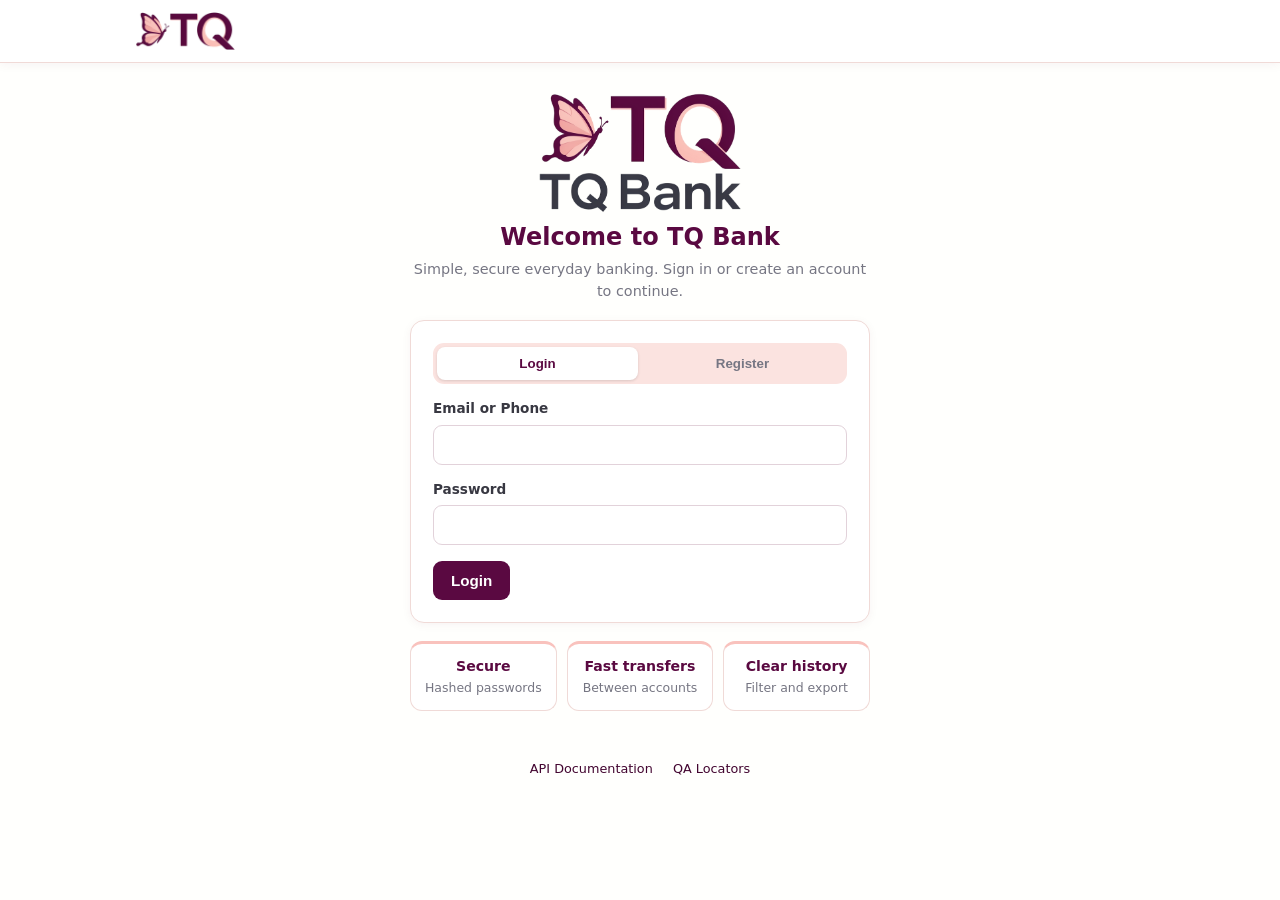
<file: Bank-System/src/main/resources/static/index.html>
<!DOCTYPE html>
<html lang="en">
<head>
<meta charset="utf-8">
<meta name="viewport" content="width=device-width, initial-scale=1">
<title>TQ Bank</title>
<link rel="stylesheet" href="css/style.css">
</head>
<body>
<header>
  <div class="bar">
    <div class="brand" qa-test="brand-logo"><img src="img/logo-mark.png" alt="TQ Bank"><span class="bname">TQ Bank</span></div>
    <nav id="nav" class="hidden" qa-test="nav">
      <span id="welcome" class="who" qa-test="nav-welcome"></span>
      <button id="nav-accounts" data-view="accounts" qa-test="nav-accounts">Accounts</button>
      <button id="nav-open" data-view="open" qa-test="nav-open-account">Open Account</button>
      <button id="nav-transact" data-view="transact" qa-test="nav-transactions">Transactions</button>
      <button id="nav-history" data-view="history" qa-test="nav-history">History</button>
      <button id="nav-admin" data-view="admin" class="hidden" qa-test="nav-admin">Admin</button>
      <button id="logout-btn" class="logout" qa-test="nav-logout">Logout</button>
    </nav>
  </div>
</header>

<main>

<!-- AUTH -->
<section id="view-auth" class="auth-wrap" qa-test="page-auth">
  <div class="auth-title"><div class="logo-wrap" qa-test="auth-logo"><img class="logo-big" src="img/logo-full.png" alt="TQ Bank"></div><h1>Welcome to TQ Bank</h1><p>Simple, secure everyday banking. Sign in or create an account to continue.</p></div>
  <div class="card">
    <div class="tabs">
      <button id="tab-login" class="active" qa-test="auth-tab-login">Login</button>
      <button id="tab-register" qa-test="auth-tab-register">Register</button>
    </div>

    <form id="login-form" novalidate qa-test="login-form">
      <label for="login-identifier">Email or Phone</label>
      <input id="login-identifier" autocomplete="username" qa-test="login-identifier">
      <label for="login-password">Password</label>
      <input id="login-password" type="password" autocomplete="current-password" qa-test="login-password">
      <div id="login-error" qa-test="login-error"></div>
      <button id="login-btn" class="btn" type="submit" qa-test="login-submit">Login</button>
    </form>

    <form id="register-form" class="hidden" novalidate qa-test="register-form">
      <label for="reg-fullname">Full Name</label>
      <input id="reg-fullname" qa-test="register-fullname">
      <div id="err-reg-fullname" class="field-err" qa-test="register-fullname-error"></div>
      <div class="row">
        <div><label for="reg-email">Email</label><input id="reg-email" qa-test="register-email"><div id="err-reg-email" class="field-err" qa-test="register-email-error"></div></div>
        <div><label for="reg-phone">Phone</label><input id="reg-phone" qa-test="register-phone"><div id="err-reg-phone" class="field-err" qa-test="register-phone-error"></div></div>
      </div>
      <label for="reg-dob">Date of Birth</label>
      <input id="reg-dob" type="date" qa-test="register-dob">
      <div id="err-reg-dob" class="field-err" qa-test="register-dob-error"></div>
      <div class="row">
        <div><label for="reg-password">Password</label><input id="reg-password" type="password" qa-test="register-password"><div id="err-reg-password" class="field-err" qa-test="register-password-error"></div></div>
        <div><label for="reg-confirm">Confirm Password</label><input id="reg-confirm" type="password" qa-test="register-confirm"><div id="err-reg-confirm" class="field-err" qa-test="register-confirm-error"></div></div>
      </div>
      <div id="reg-error" qa-test="register-form-error"></div>
      <div id="reg-success" qa-test="register-success"></div>
      <button id="reg-btn" class="btn" type="submit" qa-test="register-submit">Create Account</button>
    </form>
  </div>
  <div class="features">
    <div class="feature" qa-test="feature-secure"><b>Secure</b>Hashed passwords</div>
    <div class="feature" qa-test="feature-transfers"><b>Fast transfers</b>Between accounts</div>
    <div class="feature" qa-test="feature-history"><b>Clear history</b>Filter and export</div>
  </div>
</section>

<!-- ACCOUNTS -->
<section id="view-accounts" class="hidden app-view" qa-test="page-accounts">
  <div class="hero">
    <div><h2 id="hero-title" qa-test="hero-title">Welcome</h2><p id="hero-sub" qa-test="hero-subtitle">Here is a summary of your accounts.</p></div>
    <div class="hero-actions">
      <button class="btn gold" type="button" data-go="open" qa-test="quick-open-account">+ Open account</button>
      <button class="btn gold" type="button" data-go="transact" qa-test="quick-deposit">Deposit</button>
      <button class="btn gold" type="button" data-go="transact" qa-test="quick-transfer">Transfer</button>
    </div>
  </div>
  <div class="card">
    <h2>My Accounts</h2>
    <div class="grid">
      <div class="stat"><div class="k">Total balance</div><div class="v" id="total-balance" qa-test="accounts-total-balance">0.00 EGP</div></div>
      <div class="stat"><div class="k">Number of accounts</div><div class="v" id="accounts-count" qa-test="accounts-count">0</div></div>
    </div>
    <div class="tablewrap">
      <table id="accounts-table" qa-test="accounts-table">
        <thead><tr><th>Account Number</th><th>Type</th><th>Balance</th><th>Status</th></tr></thead>
        <tbody id="accounts-body"></tbody>
      </table>
    </div>
  </div>
</section>

<!-- OPEN ACCOUNT -->
<section id="view-open" class="hidden app-view" qa-test="page-open-account">
  <div class="card">
    <h2>Open a New Account</h2>
    <label for="open-type">Account Type</label>
    <select id="open-type" qa-test="open-account-type"><option value="SAVINGS">Savings</option><option value="CURRENT">Current</option></select>
    <label for="open-balance">Opening Balance (EGP)</label>
    <input id="open-balance" inputmode="decimal" qa-test="open-account-balance">
    <div id="open-msg" qa-test="open-account-message"></div>
    <button id="open-btn" class="btn" qa-test="open-account-submit">Open Account</button>
  </div>
</section>

<!-- TRANSACTIONS -->
<section id="view-transact" class="hidden app-view" qa-test="page-transactions">
  <div class="card">
    <h2>Deposit / Withdraw</h2>
    <label for="tx-account">Account</label>
    <select id="tx-account" qa-test="tx-account-select"></select>
    <label for="tx-amount">Amount (EGP)</label>
    <input id="tx-amount" inputmode="decimal" qa-test="tx-amount">
    <button id="deposit-btn" class="btn" qa-test="tx-deposit-submit">Deposit</button>
    <button id="withdraw-btn" class="btn alt" qa-test="tx-withdraw-submit">Withdraw</button>
    <div id="tx-msg" qa-test="tx-message"></div>
    <div id="receipt" class="hidden" qa-test="receipt"></div>
  </div>
  <div class="card">
    <h2>Transfer</h2>
    <label for="tr-from">From Account</label>
    <select id="tr-from" qa-test="transfer-from"></select>
    <label for="tr-to">Destination Account Number</label>
    <input id="tr-to" inputmode="numeric" qa-test="transfer-to-account">
    <label for="tr-amount">Amount (EGP)</label>
    <input id="tr-amount" inputmode="decimal" qa-test="transfer-amount">
    <label for="tr-note">Note (optional)</label>
    <input id="tr-note" maxlength="60" qa-test="transfer-note">
    <div id="tr-msg" qa-test="transfer-message"></div>
    <button id="transfer-btn" class="btn" qa-test="transfer-submit">Transfer</button>
  </div>
</section>

<!-- HISTORY -->
<section id="view-history" class="hidden app-view" qa-test="page-history">
  <div class="card">
    <h2>Transaction History</h2>
    <div class="row">
      <div><label for="hist-account">Account</label><select id="hist-account" qa-test="history-account"></select></div>
      <div><label for="hist-type">Type</label>
        <select id="hist-type" qa-test="history-type"><option value="ALL">All</option><option value="DEPOSIT">Deposit</option><option value="WITHDRAWAL">Withdrawal</option><option value="TRANSFER_IN">Transfer In</option><option value="TRANSFER_OUT">Transfer Out</option></select></div>
      <div><label for="hist-from">From</label><input id="hist-from" type="date" qa-test="history-from"></div>
      <div><label for="hist-to">To</label><input id="hist-to" type="date" qa-test="history-to"></div>
    </div>
    <button id="hist-filter-btn" class="btn" qa-test="history-apply">Apply Filters</button>
    <button id="export-btn" class="btn alt" qa-test="history-export">Export CSV</button>
    <div id="hist-msg" qa-test="history-message"></div>
    <div class="tablewrap">
      <table id="hist-table" qa-test="history-table">
        <thead><tr><th>Reference</th><th>Type</th><th>Amount</th><th>Date/Time</th><th>Balance After</th></tr></thead>
        <tbody id="hist-body"></tbody>
      </table>
    </div>
    <div class="pager">
      <button id="hist-prev" class="btn sm alt" qa-test="history-prev">Prev</button>
      <span id="hist-page" qa-test="history-page-info">Page 1 of 1</span>
      <button id="hist-next" class="btn sm alt" qa-test="history-next">Next</button>
    </div>
  </div>
</section>

<!-- ADMIN -->
<section id="view-admin" class="hidden app-view" qa-test="page-admin">
  <div class="card">
    <h2>Admin: All Accounts</h2>
    <label for="admin-search">Search by Account Number</label>
    <input id="admin-search" qa-test="admin-search">
    <button id="admin-search-btn" class="btn" qa-test="admin-search-submit">Search</button>
    <div id="admin-msg" qa-test="admin-message"></div>
    <div class="tablewrap">
      <table id="admin-table" qa-test="admin-table">
        <thead><tr><th>Account</th><th>Owner</th><th>Type</th><th>Balance</th><th>Status</th><th>Action</th></tr></thead>
        <tbody id="admin-body"></tbody>
      </table>
    </div>
  </div>
</section>
</main>

<footer>
  <a href="/api-docs.html" target="_blank" qa-test="footer-api-docs">API Documentation</a>
  <a href="/qa-locators.html" target="_blank" qa-test="footer-qa-locators">QA Locators</a>
</footer>

<div id="modal" class="hidden" qa-test="modal">
  <div class="box">
    <h2 id="modal-title" qa-test="modal-title">Confirm</h2>
    <label for="modal-reason">Reason (5-100 characters)</label>
    <input id="modal-reason" qa-test="modal-reason">
    <div id="modal-error" class="field-err" qa-test="modal-error"></div>
    <button id="modal-confirm" class="btn" qa-test="modal-confirm">Confirm</button>
    <button id="modal-cancel" class="btn gray" qa-test="modal-cancel">Cancel</button>
  </div>
</div>

<script src="js/app.js" defer></script>
</body>
</html>
</file>
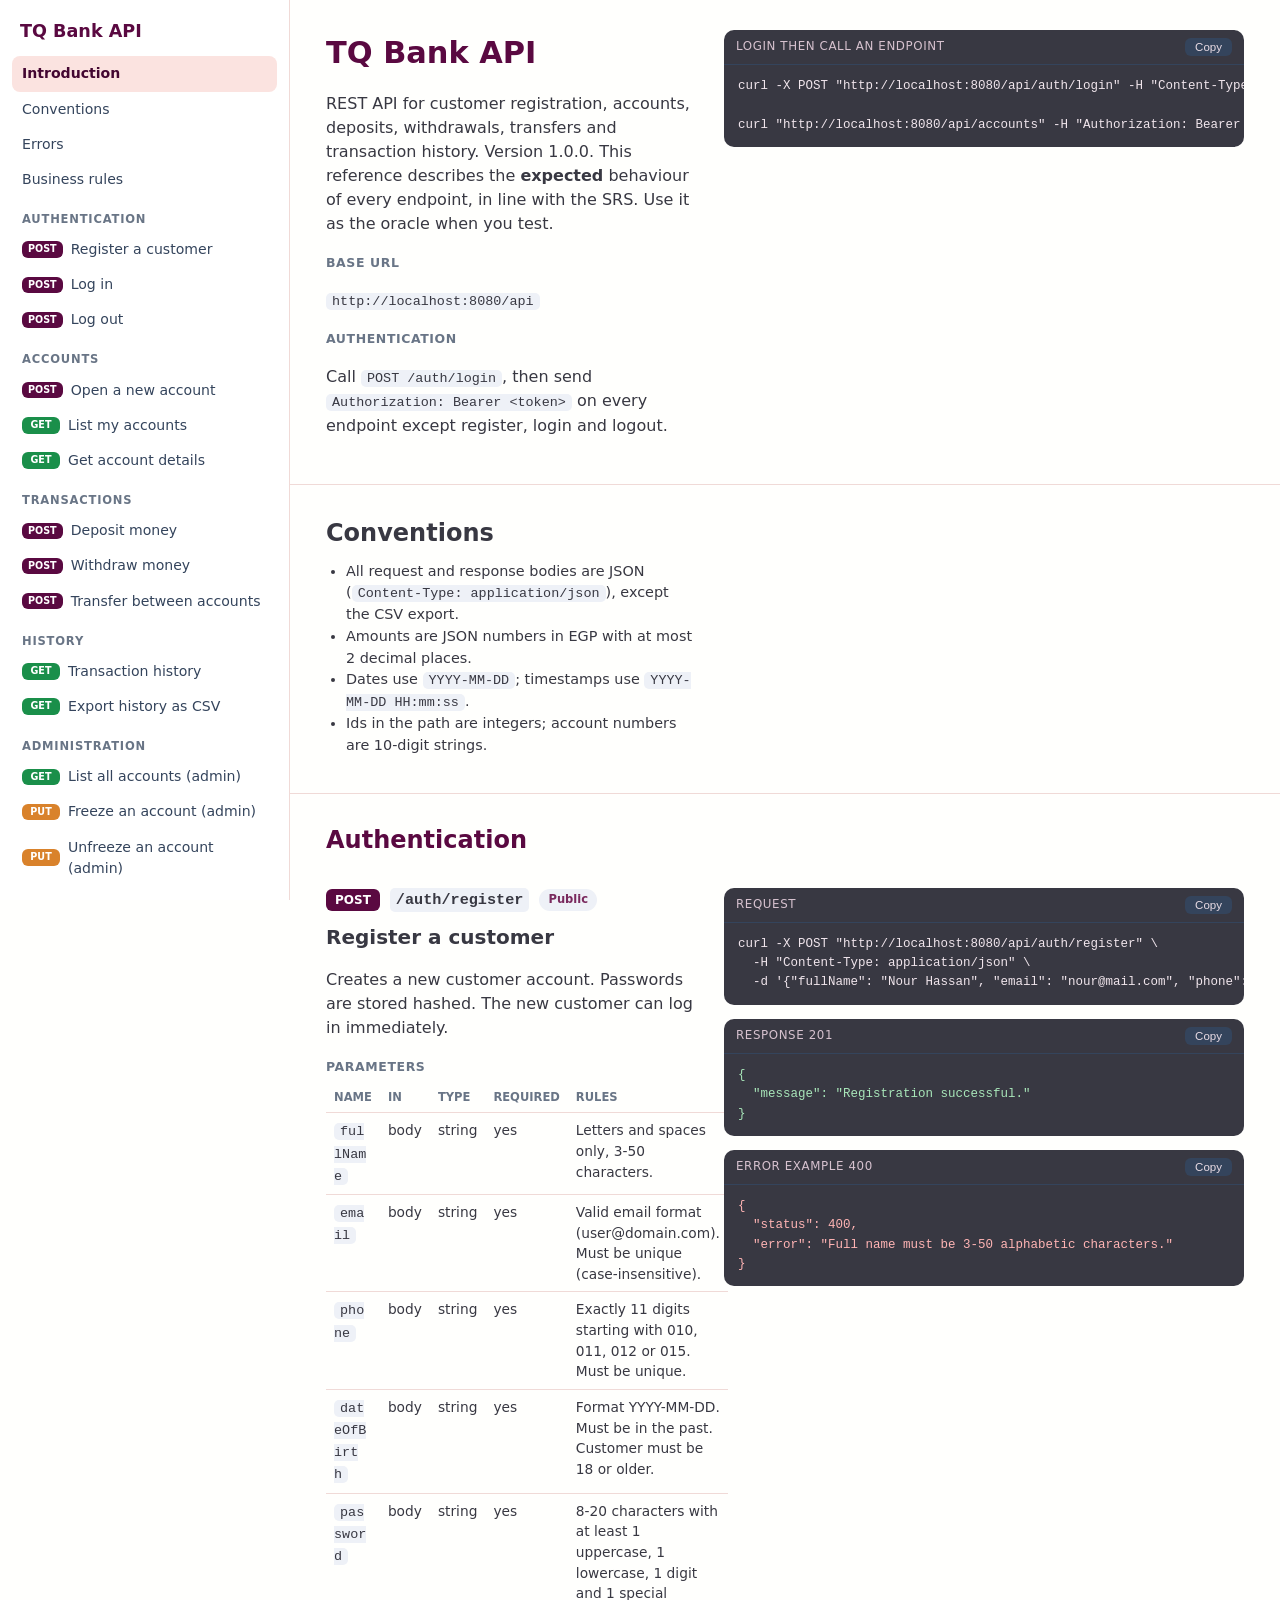
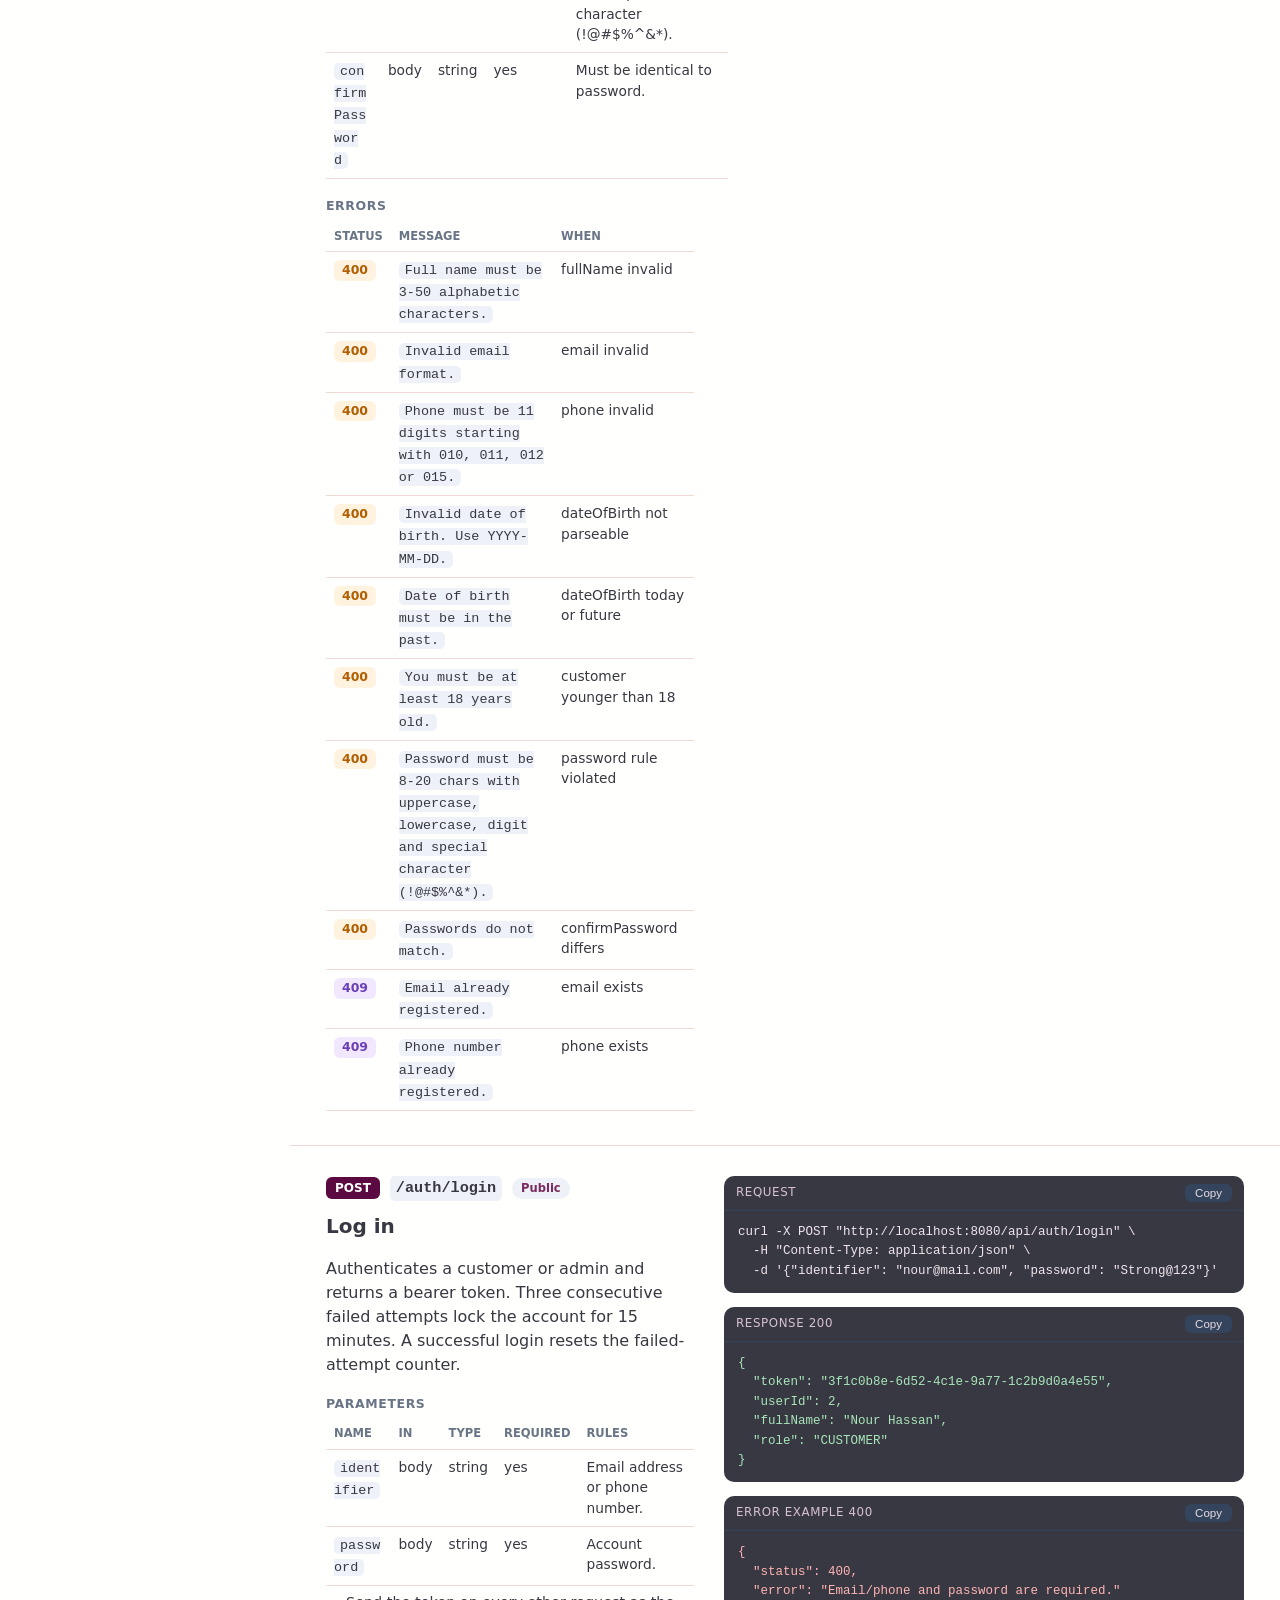
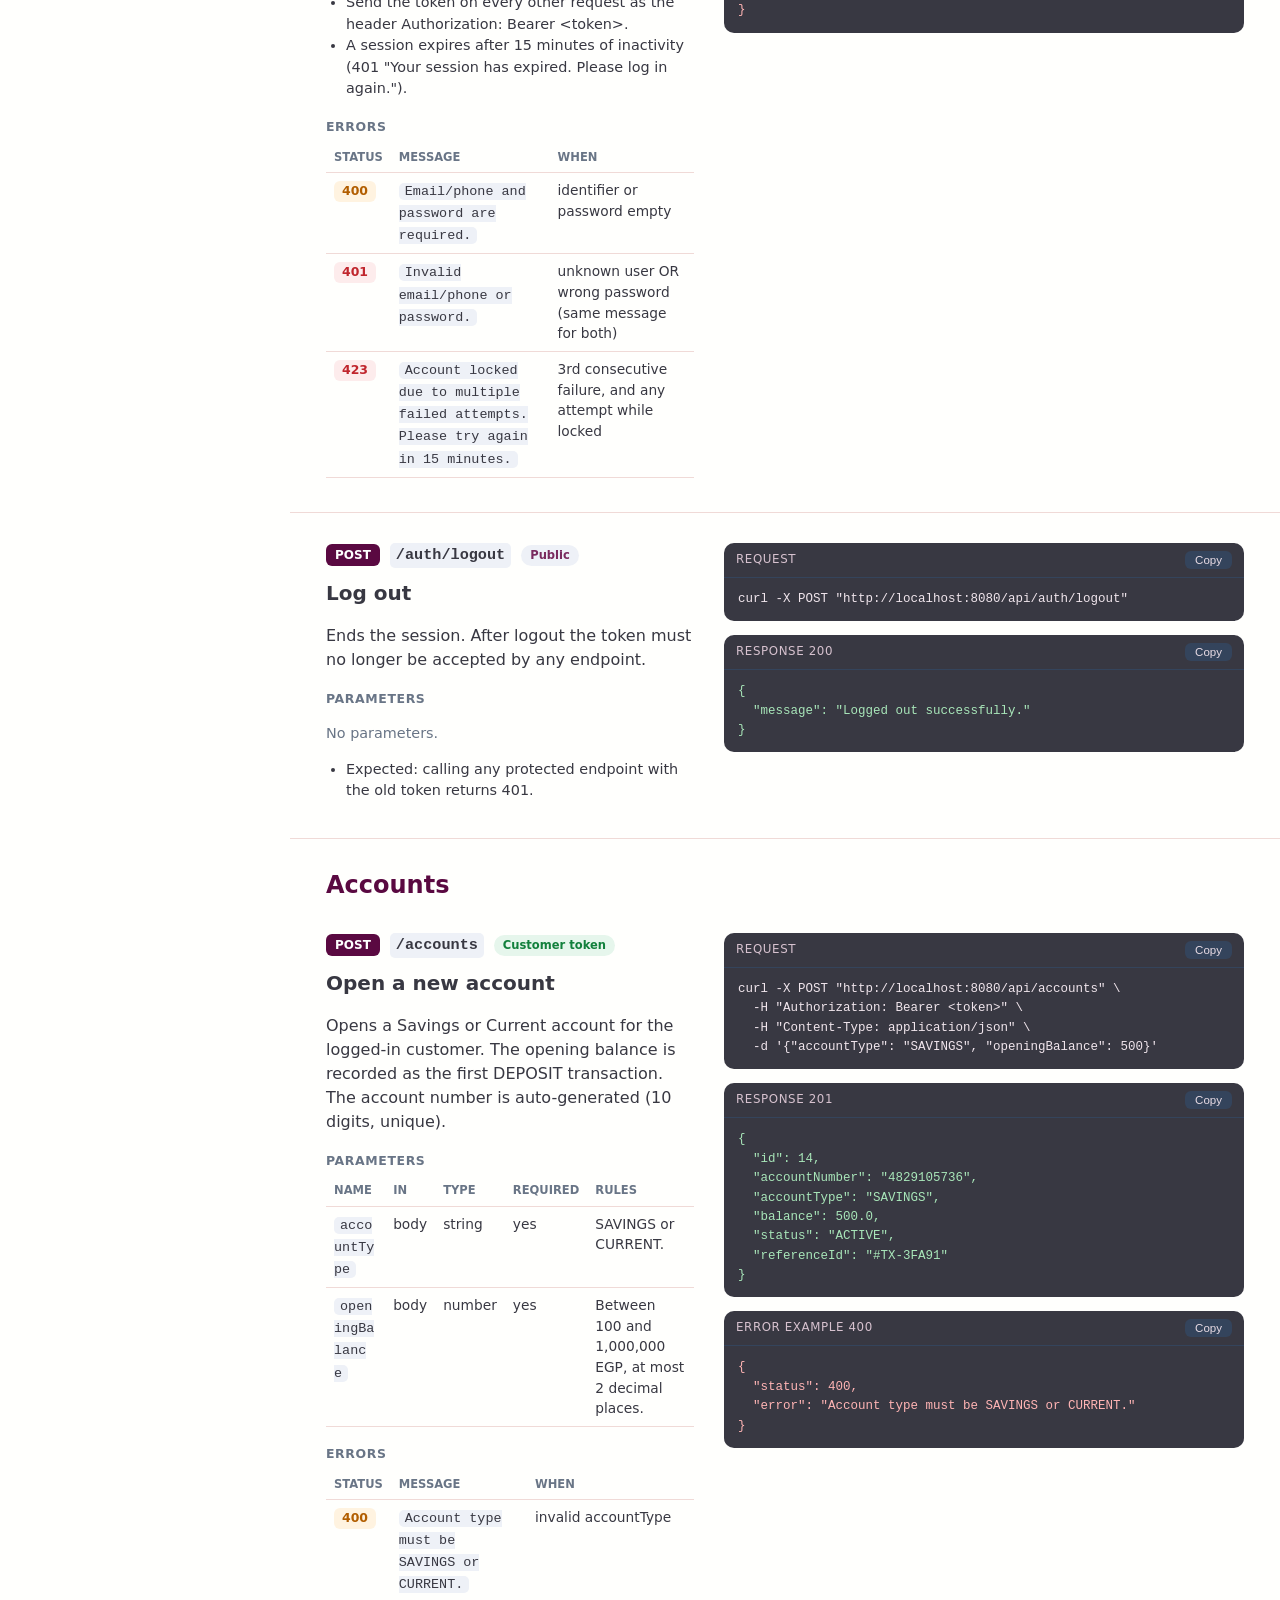
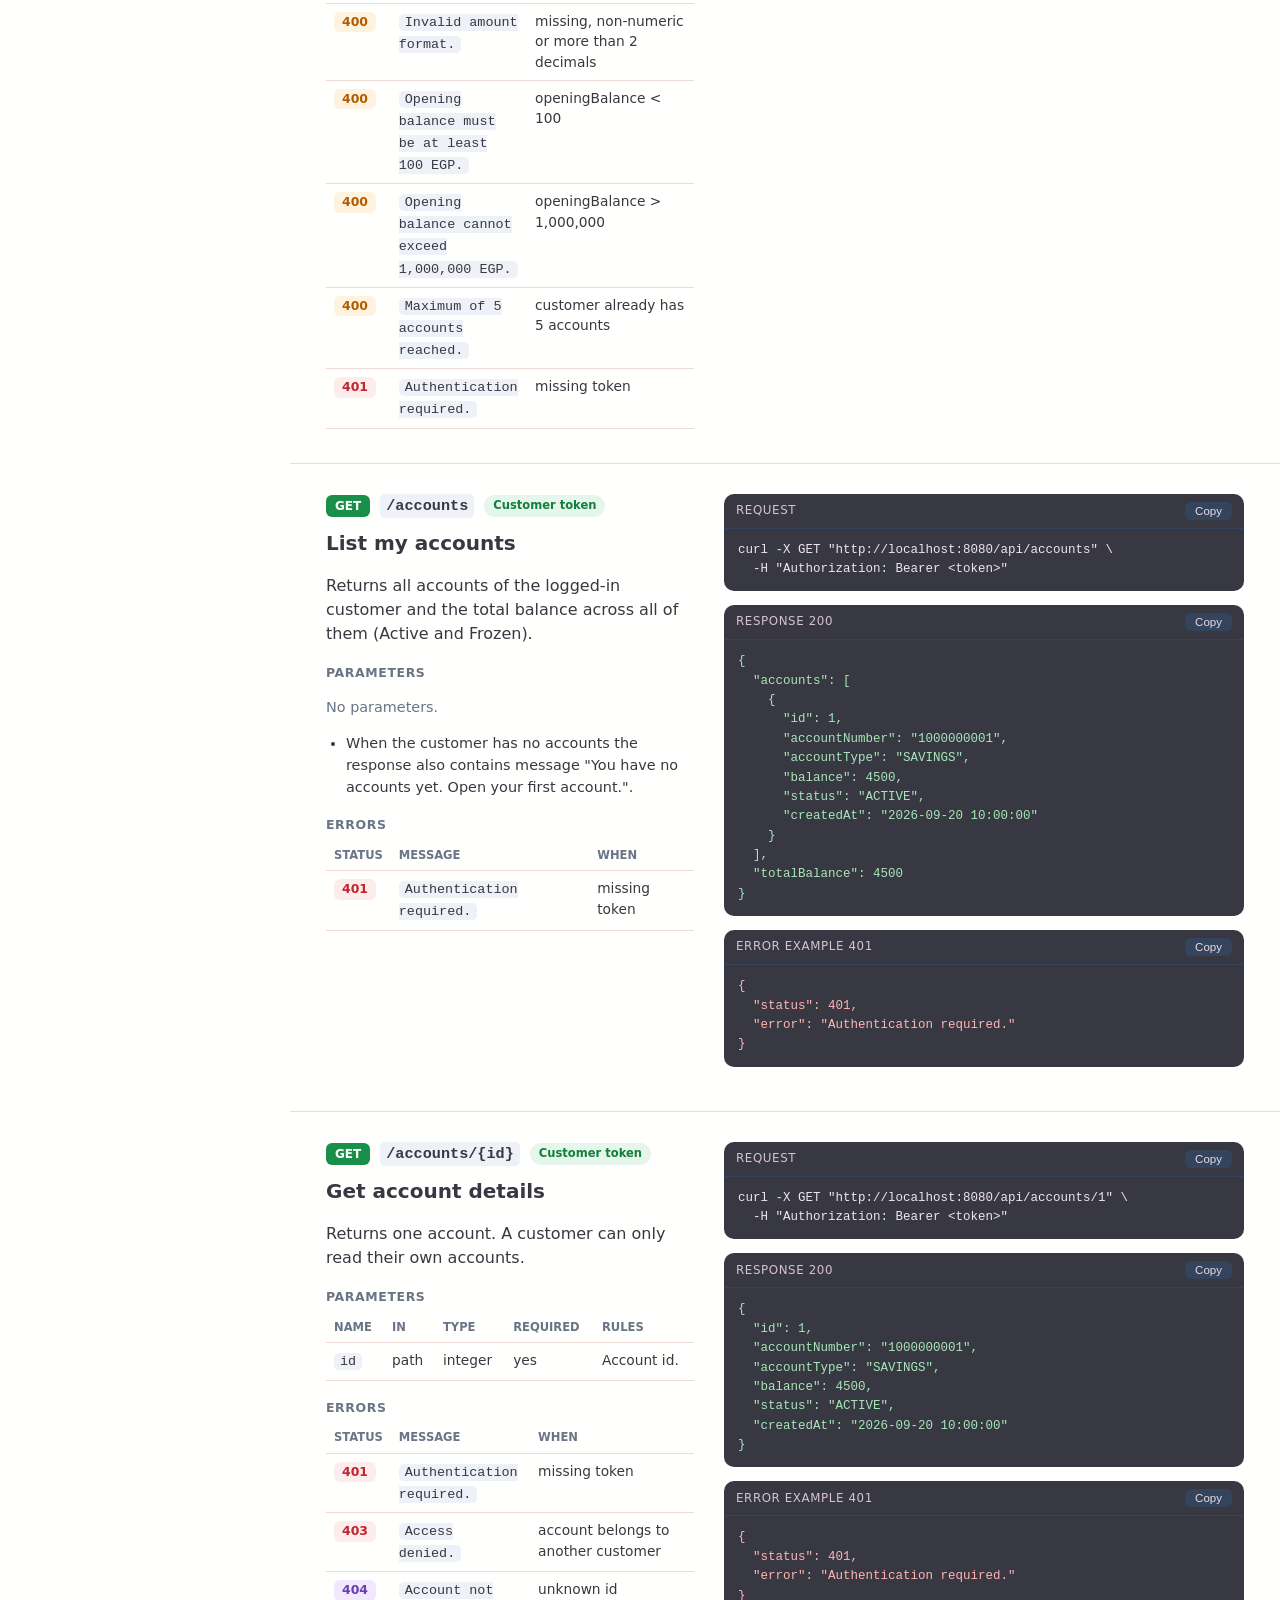
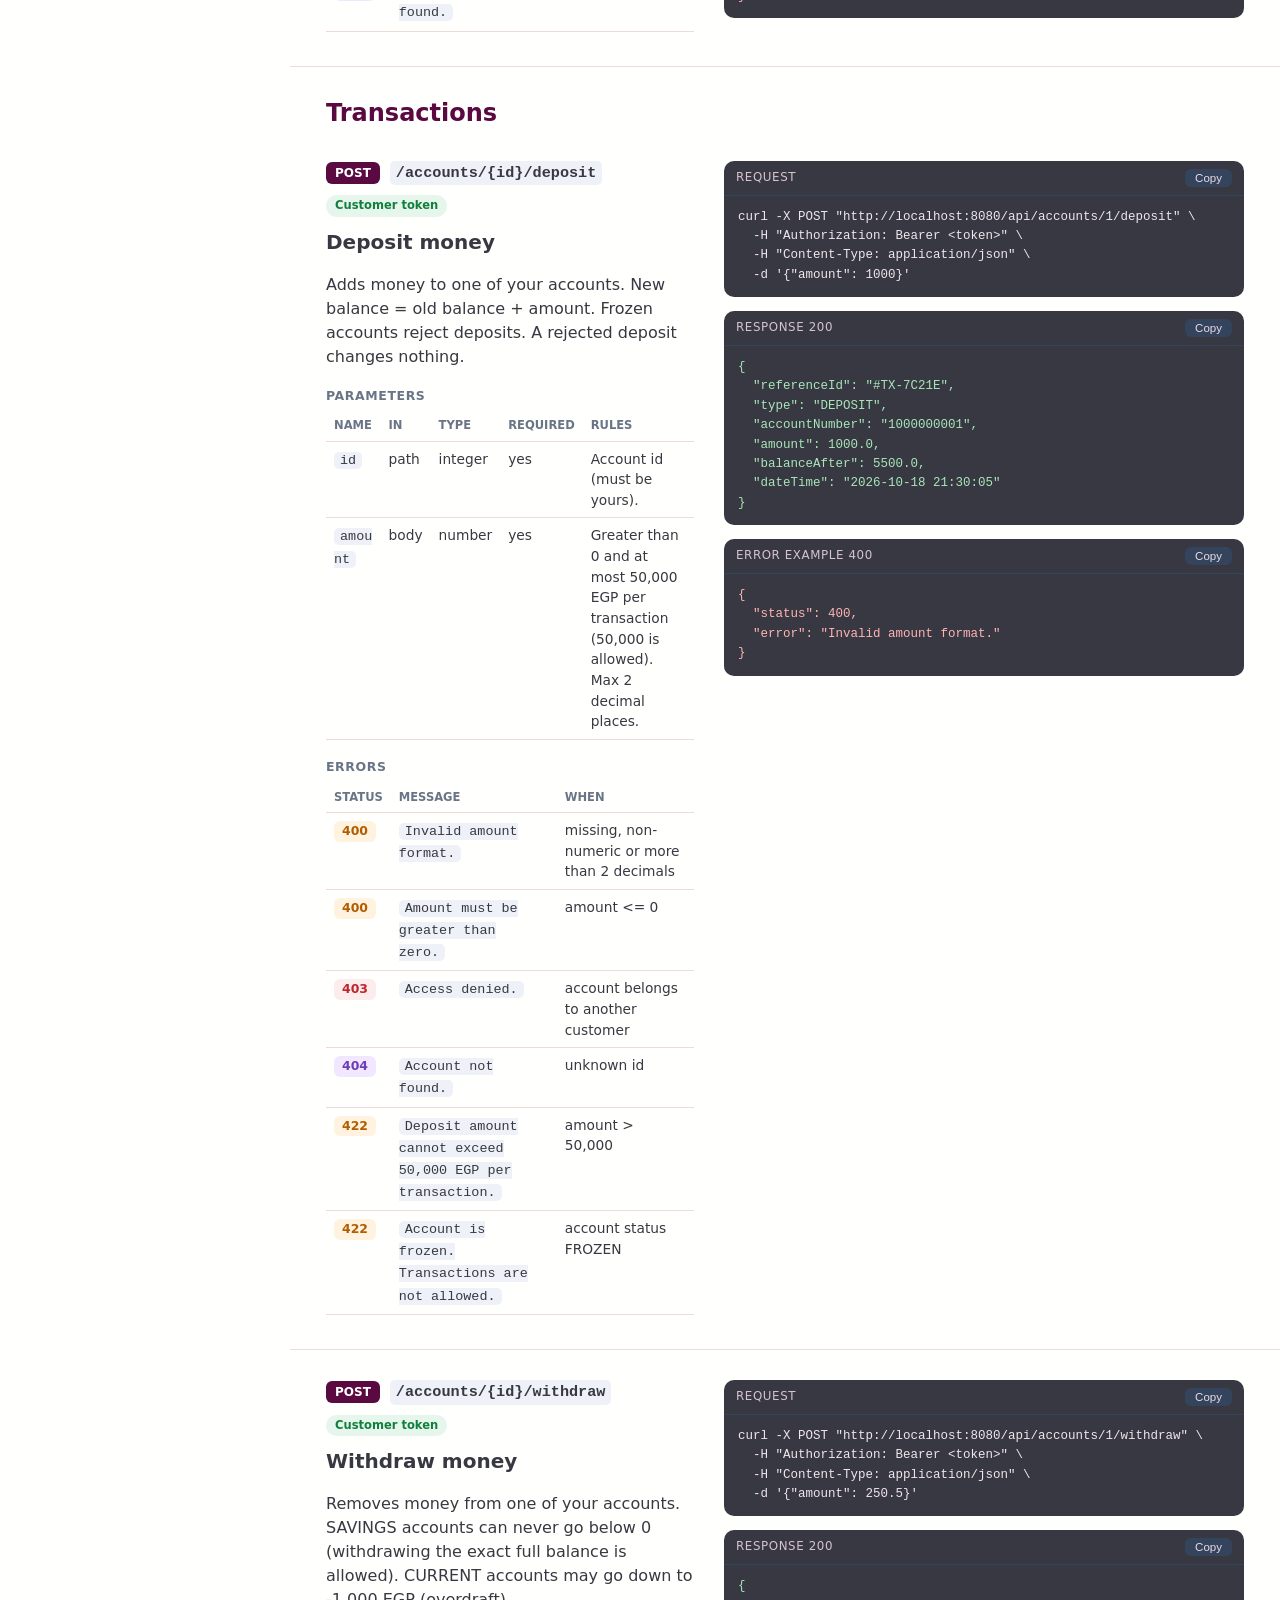
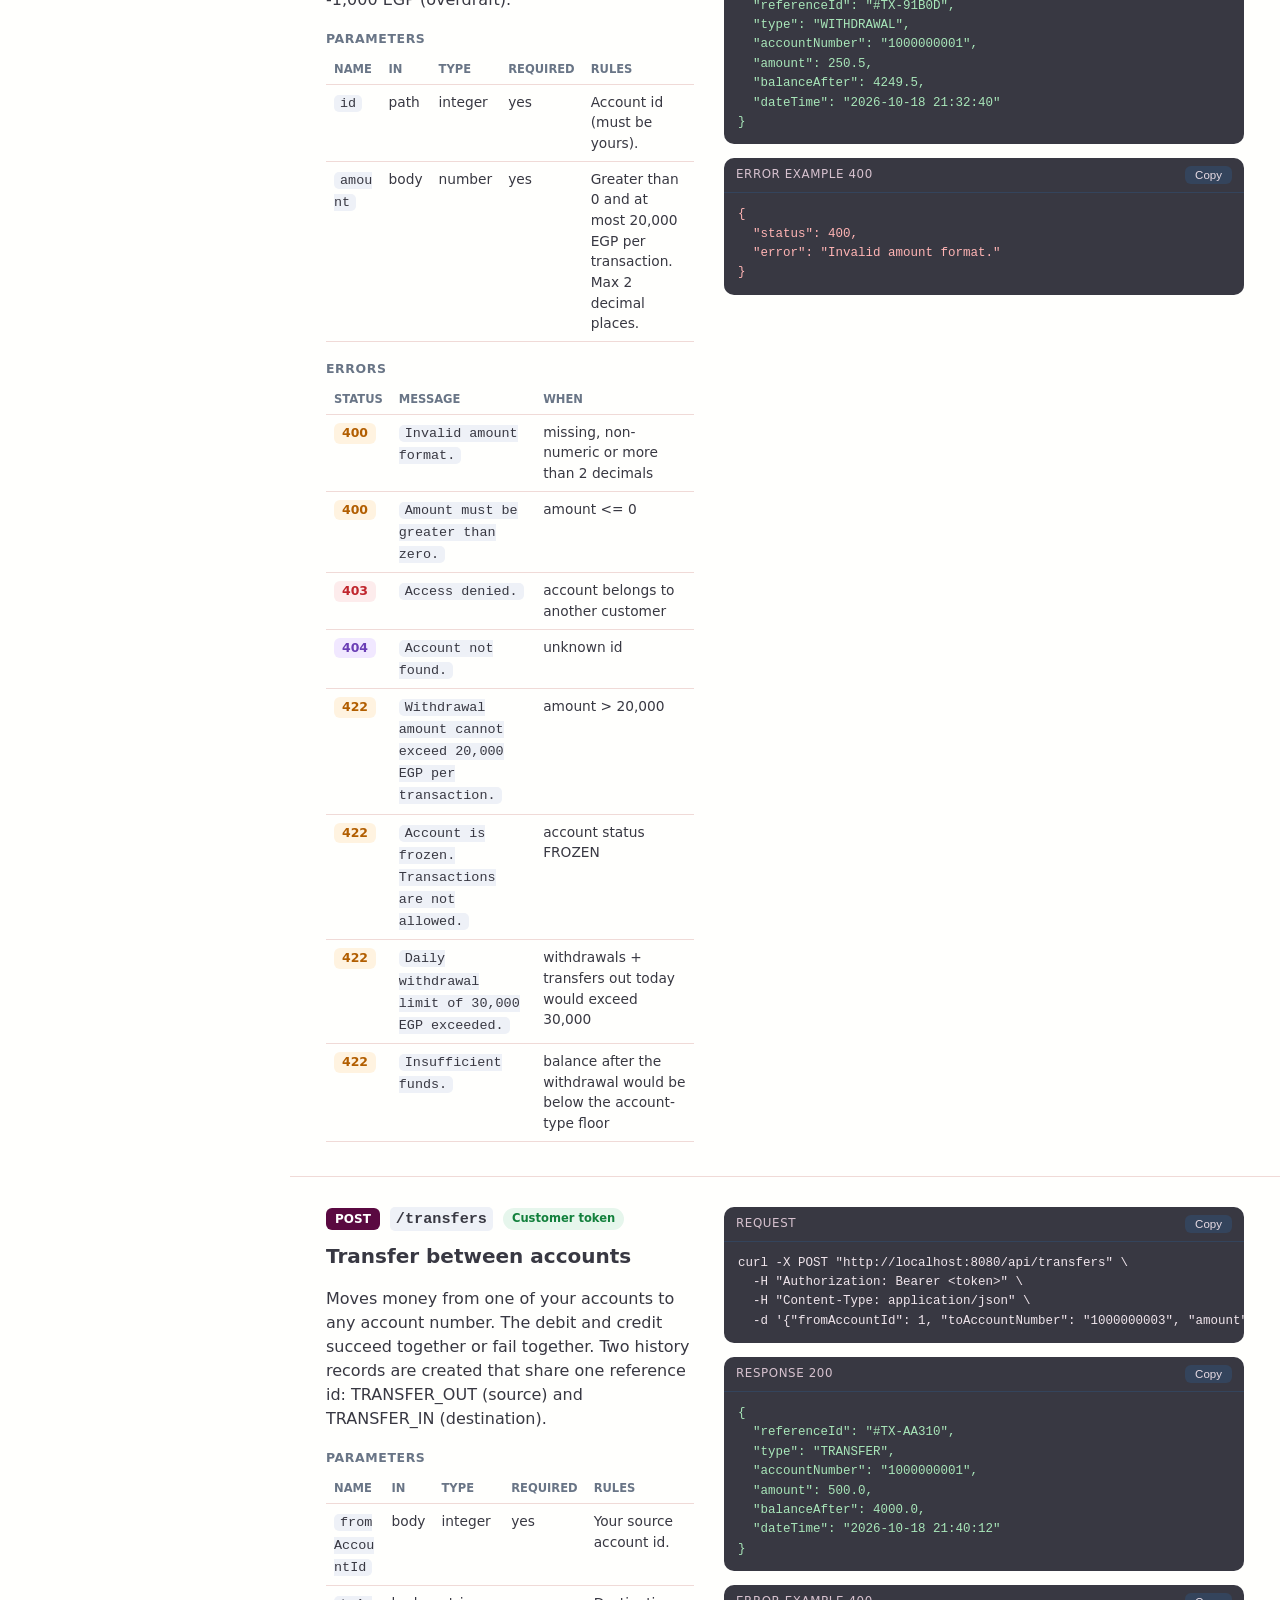
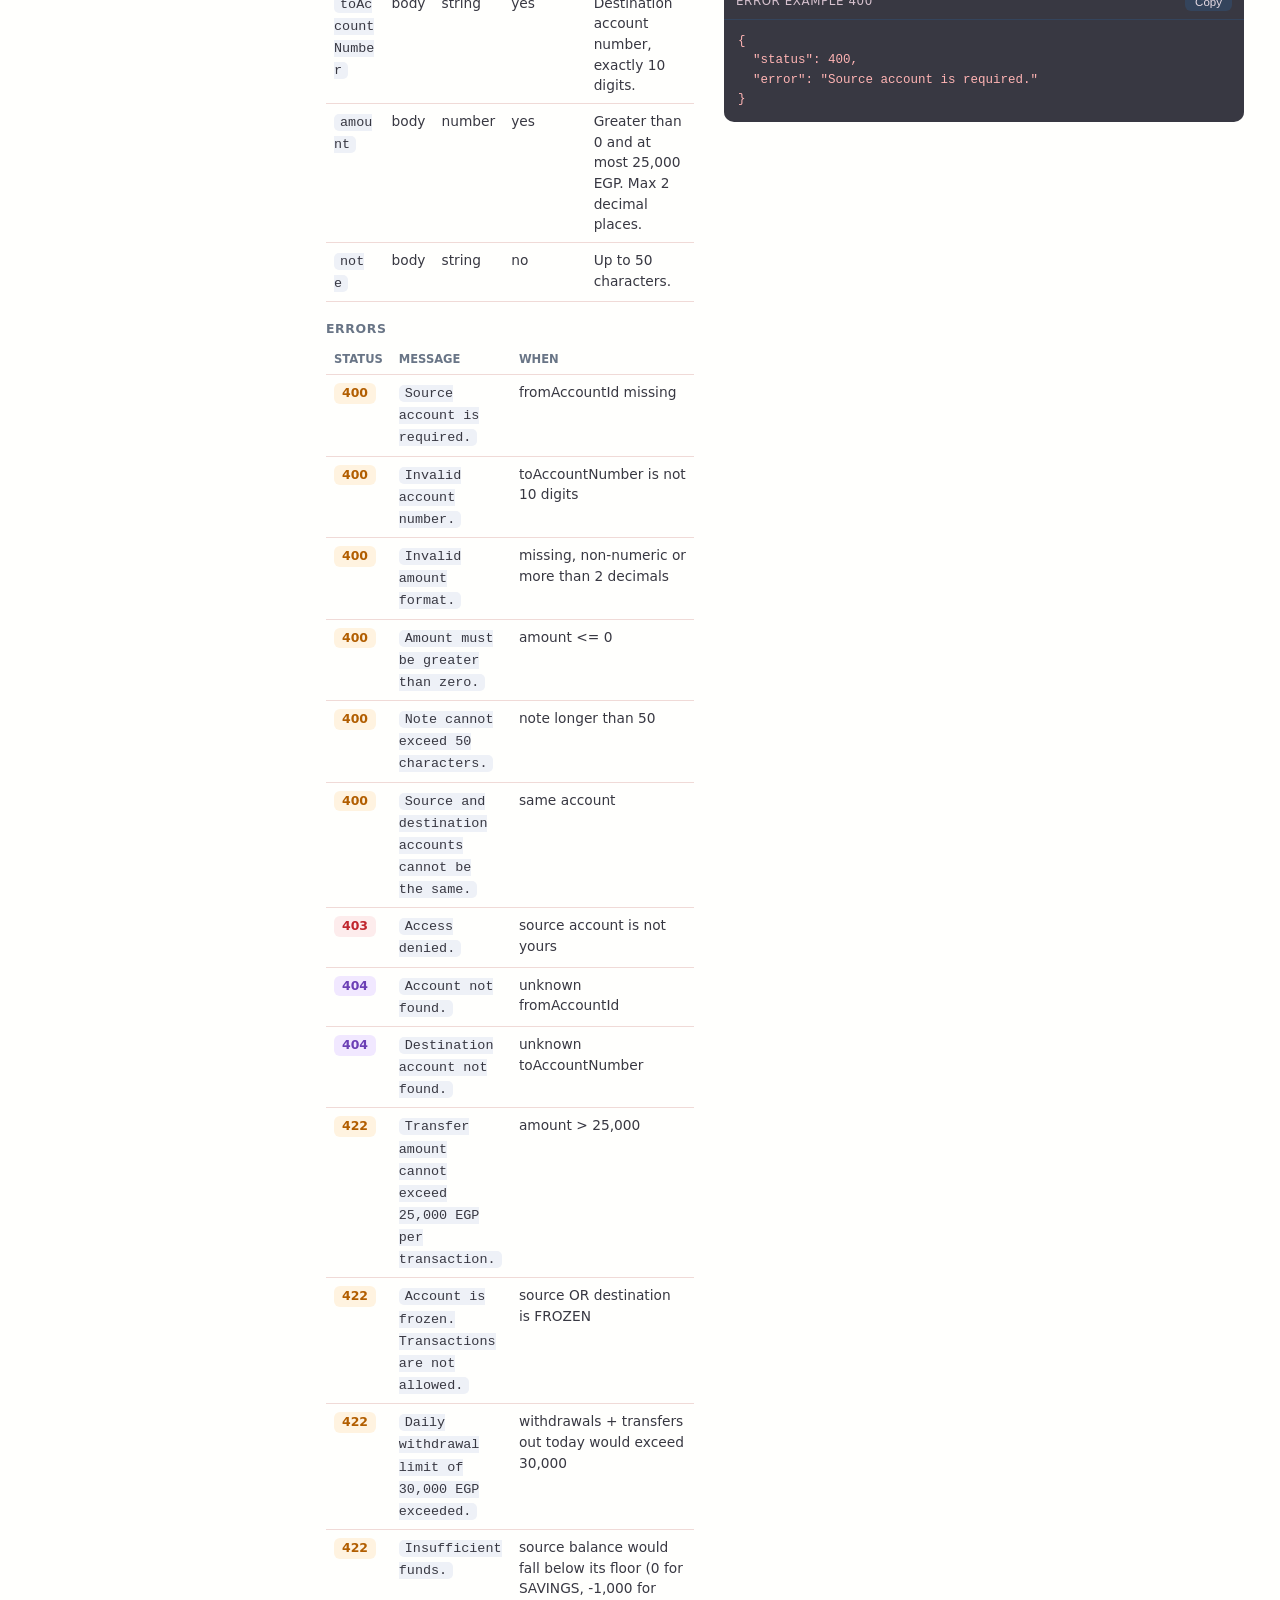
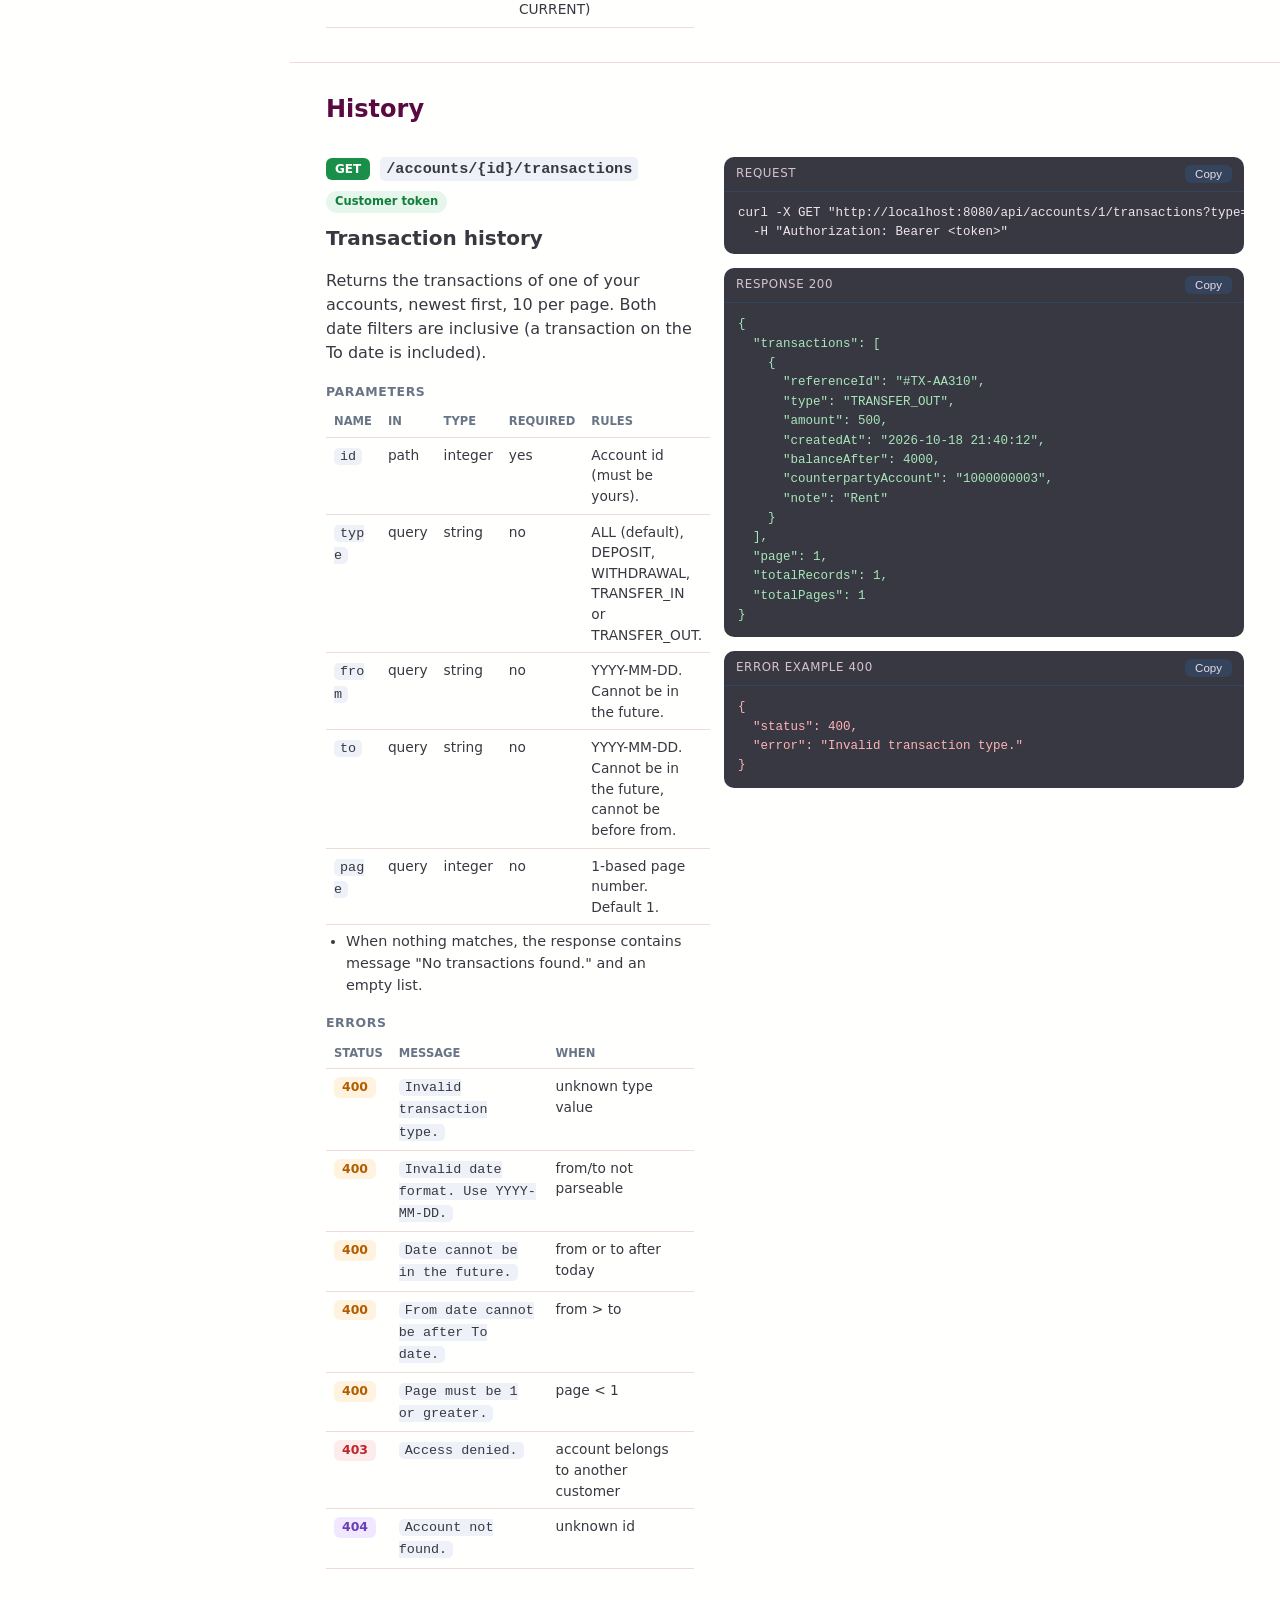
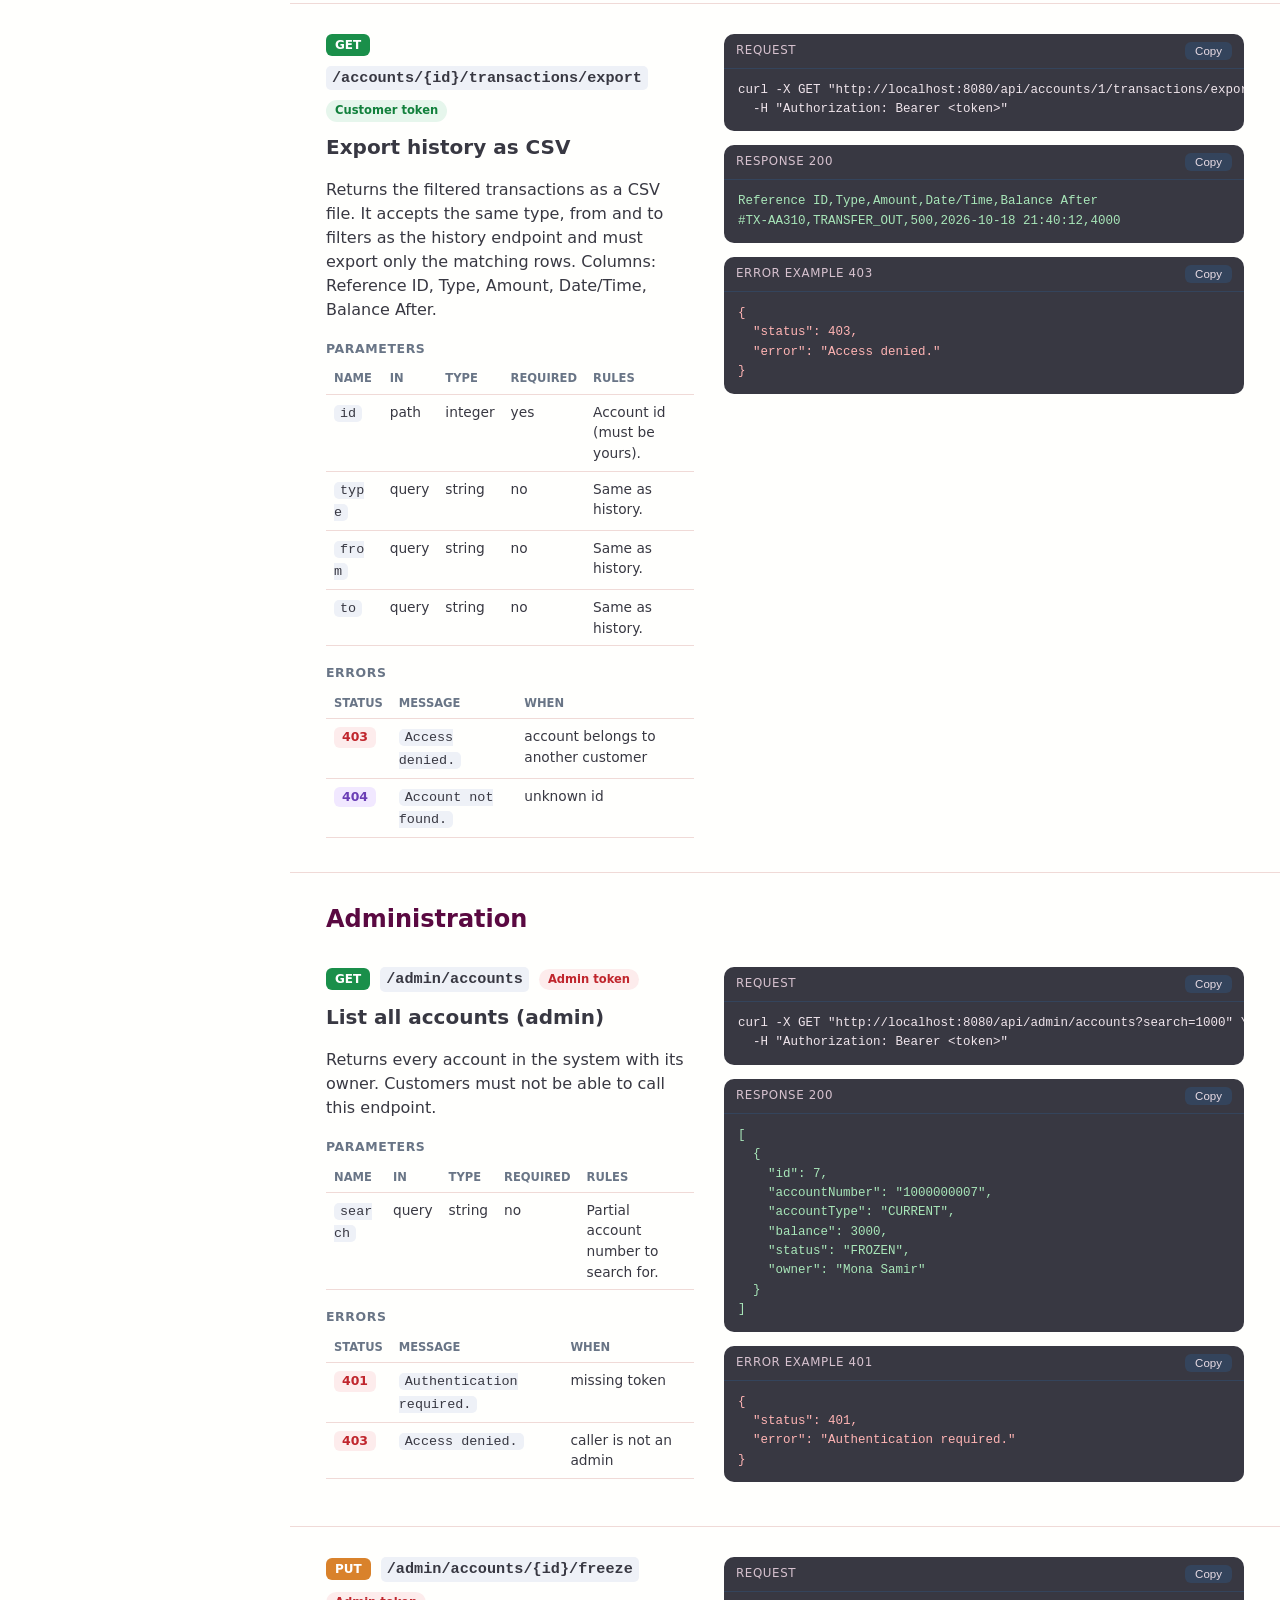
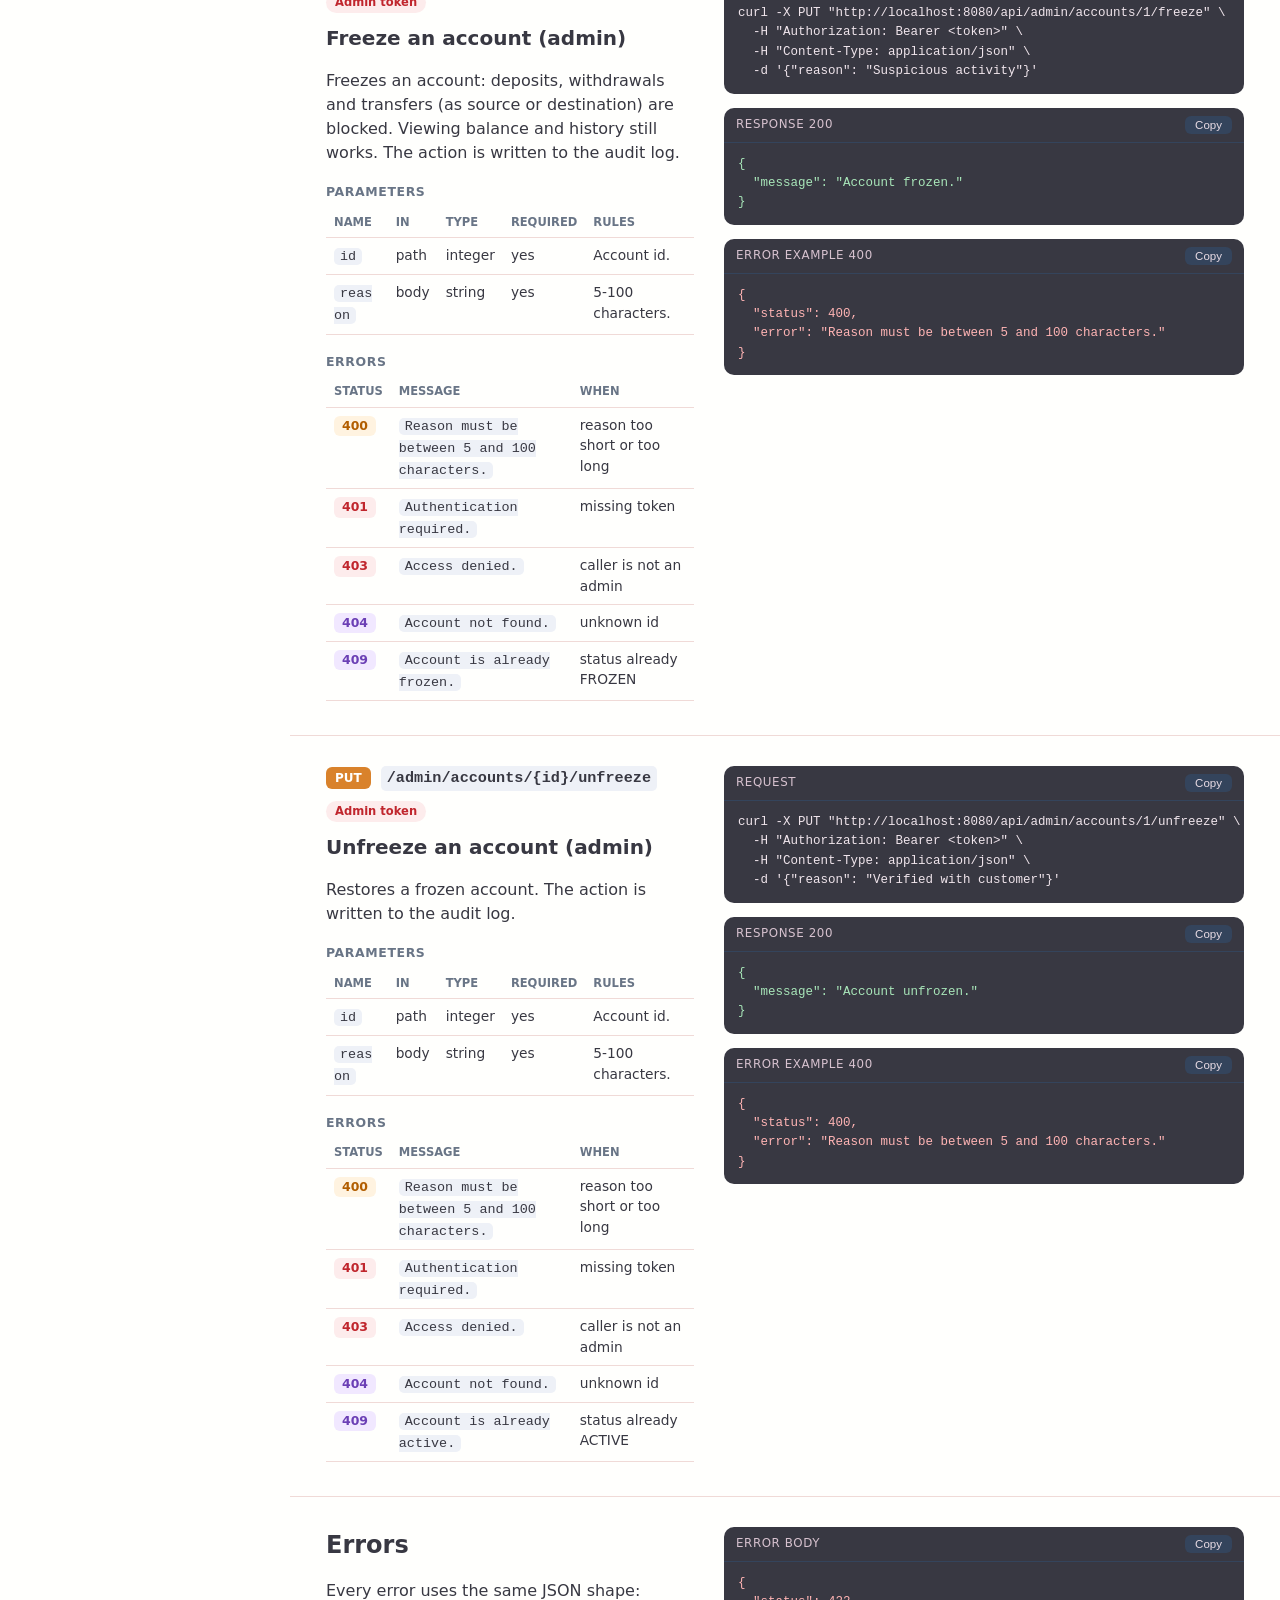
<file: Bank-System/src/main/resources/static/api-docs.html>
<!DOCTYPE html><html lang="en"><head><meta charset="utf-8"><meta name="viewport" content="width=device-width, initial-scale=1"><title>TQ Bank API Documentation</title><style>
:root{--navy:#5A0941;--bg:#FFFFFD;--line:#F0DAD7;--txt:#383842;--muted:#697586;--code:#383842}
*{box-sizing:border-box}html{scroll-behavior:smooth;scroll-padding-top:16px}
body{margin:0;font-family:"Segoe UI",system-ui,Arial,sans-serif;color:var(--txt);background:var(--bg);line-height:1.5}
aside{position:fixed;top:0;left:0;bottom:0;width:290px;background:#fff;border-right:1px solid var(--line);overflow:auto;padding:18px 12px}
aside .brand{font-weight:700;color:var(--navy);font-size:1.1rem;padding:0 8px 12px}
aside a{display:flex;gap:8px;align-items:center;padding:7px 10px;color:#34445C;text-decoration:none;border-radius:8px;font-size:.88rem}
aside a:hover{background:#F4EDF1}aside a.on{background:#FBE3E0;color:#430631;font-weight:600}
.nav-g{margin:14px 10px 4px;font-size:.72rem;letter-spacing:.8px;text-transform:uppercase;color:var(--muted);font-weight:700}
main{margin-left:290px;max-width:1280px}
.ep{display:grid;grid-template-columns:minmax(0,1fr) minmax(0,520px);gap:30px;padding:30px 36px;border-bottom:1px solid var(--line)}
.ep-l h1{margin:0 0 8px;font-size:1.9rem;color:var(--navy)}.ep-l h2{margin:0 0 10px}.ep-l h3{margin:10px 0 6px;font-size:1.25rem}
.ep-l h4{margin:18px 0 6px;font-size:.78rem;text-transform:uppercase;letter-spacing:.6px;color:var(--muted)}
.grp{margin:0;padding:28px 36px 0;font-size:1.5rem;color:var(--navy)}
.mp{display:flex;align-items:center;gap:10px;flex-wrap:wrap}.path{font-size:.95rem;font-weight:600}
.m{display:inline-block;padding:2px 9px;border-radius:6px;color:#fff;font-weight:700;font-size:.75rem}
.m.sm{font-size:.6rem;padding:1px 6px;min-width:38px;text-align:center}
.m-GET{background:#1a8f4a}.m-POST{background:#5A0941}.m-PUT{background:#d9822b}
.pill{font-size:.72rem;padding:2px 9px;border-radius:99px;background:#eef1f7;color:#7A2A5E;font-weight:600}
.p-key{background:#e6f6ec;color:#12803c}.p-adm{background:#fdecec;color:#c0262d}
.t{width:100%;border-collapse:collapse;font-size:.86rem;margin:4px 0}
.t th{text-align:left;color:var(--muted);font-size:.72rem;text-transform:uppercase;border-bottom:1px solid var(--line);padding:6px 8px}
.t td{padding:7px 8px;border-bottom:1px solid var(--line);vertical-align:top}
code{background:#eef1f7;padding:1px 6px;border-radius:5px;font-size:.84rem;word-break:break-word}
.st{display:inline-block;padding:1px 8px;border-radius:6px;font-weight:700;font-size:.78rem;background:#FBE3E0;color:#430631}
.s400,.s422{background:#fff3e0;color:#b25e00}.s401,.s403,.s423{background:#fdecec;color:#c0262d}.s404,.s409{background:#f1e8ff;color:#6b3fb5}.s200,.s201{background:#e6f6ec;color:#12803c}
.notes{margin:6px 0;padding-left:20px;font-size:.9rem}.muted{color:var(--muted);font-size:.9rem}
.ep-r{position:sticky;top:16px;align-self:start}
.code{background:var(--code);border-radius:10px;margin-bottom:14px;overflow:hidden}
.code-h{display:flex;justify-content:space-between;align-items:center;padding:8px 12px;color:#D7C2CF;font-size:.74rem;text-transform:uppercase;letter-spacing:.6px;border-bottom:1px solid #34445C}
.copy{background:#34445C;color:#E9DCE5;border:0;border-radius:6px;padding:3px 10px;cursor:pointer;font-size:.72rem}
pre{margin:0;padding:12px 14px;color:#F0E5EC;font:12.5px/1.55 Consolas,Menlo,monospace;overflow:auto;white-space:pre}
.resp pre{color:#a8e6b9}.err pre{color:#ffb4b4}
@media(max-width:1100px){aside{position:static;width:auto;max-height:240px}main{margin-left:0}.ep{grid-template-columns:1fr;padding:22px 16px}.ep-r{position:static}.grp{padding:22px 16px 0}}
</style></head><body><aside><div class="brand">TQ Bank API</div><a href="#intro">Introduction</a><a href="#conventions">Conventions</a><a href="#errors">Errors</a><a href="#rules">Business rules</a><div class="nav-g">Authentication</div><a href="#register"><span class="m m-POST sm">POST</span>Register a customer</a><a href="#login"><span class="m m-POST sm">POST</span>Log in</a><a href="#logout"><span class="m m-POST sm">POST</span>Log out</a><div class="nav-g">Accounts</div><a href="#open-account"><span class="m m-POST sm">POST</span>Open a new account</a><a href="#list-accounts"><span class="m m-GET sm">GET</span>List my accounts</a><a href="#get-account"><span class="m m-GET sm">GET</span>Get account details</a><div class="nav-g">Transactions</div><a href="#deposit"><span class="m m-POST sm">POST</span>Deposit money</a><a href="#withdraw"><span class="m m-POST sm">POST</span>Withdraw money</a><a href="#transfer"><span class="m m-POST sm">POST</span>Transfer between accounts</a><div class="nav-g">History</div><a href="#history"><span class="m m-GET sm">GET</span>Transaction history</a><a href="#export"><span class="m m-GET sm">GET</span>Export history as CSV</a><div class="nav-g">Administration</div><a href="#admin-accounts"><span class="m m-GET sm">GET</span>List all accounts (admin)</a><a href="#freeze"><span class="m m-PUT sm">PUT</span>Freeze an account (admin)</a><a href="#unfreeze"><span class="m m-PUT sm">PUT</span>Unfreeze an account (admin)</a></aside><main>
<section id="intro" class="ep"><div class="ep-l"><h1>TQ Bank API</h1>
<p>REST API for customer registration, accounts, deposits, withdrawals, transfers and transaction history. Version 1.0.0.
This reference describes the <b>expected</b> behaviour of every endpoint, in line with the SRS. Use it as the oracle when you test.</p>
<h4>Base URL</h4><p><code>http://localhost:8080/api</code></p>
<h4>Authentication</h4><p>Call <code>POST /auth/login</code>, then send <code>Authorization: Bearer &lt;token&gt;</code> on every endpoint except register, login and logout.</p></div>
<div class="ep-r"><div class="code "><div class="code-h"><span>Login then call an endpoint</span><button class="copy">Copy</button></div><pre>curl -X POST &quot;http://localhost:8080/api/auth/login&quot; -H &quot;Content-Type: application/json&quot; -d &#x27;{&quot;identifier&quot;:&quot;nour@mail.com&quot;,&quot;password&quot;:&quot;Strong@123&quot;}&#x27;

curl &quot;http://localhost:8080/api/accounts&quot; -H &quot;Authorization: Bearer &lt;token&gt;&quot;</pre></div></div></section>
<section id="conventions" class="ep"><div class="ep-l"><h2>Conventions</h2>
<ul class="notes"><li>All request and response bodies are JSON (<code>Content-Type: application/json</code>), except the CSV export.</li>
<li>Amounts are JSON numbers in EGP with at most 2 decimal places.</li>
<li>Dates use <code>YYYY-MM-DD</code>; timestamps use <code>YYYY-MM-DD HH:mm:ss</code>.</li>
<li>Ids in the path are integers; account numbers are 10-digit strings.</li></ul></div><div class="ep-r"></div></section>
<h2 class="grp" id="g-authentication">Authentication</h2><section id="register" class="ep"><div class="ep-l"><div class="mp"><span class="m m-POST">POST</span><code class="path">/auth/register</code><span class="pill">Public</span></div><h3>Register a customer</h3><p>Creates a new customer account. Passwords are stored hashed. The new customer can log in immediately.</p><h4>Parameters</h4><table class="t"><tr><th>Name</th><th>In</th><th>Type</th><th>Required</th><th>Rules</th></tr><tr><td><code>fullName</code></td><td>body</td><td>string</td><td>yes</td><td>Letters and spaces only, 3-50 characters.</td></tr><tr><td><code>email</code></td><td>body</td><td>string</td><td>yes</td><td>Valid email format (user@domain.com). Must be unique (case-insensitive).</td></tr><tr><td><code>phone</code></td><td>body</td><td>string</td><td>yes</td><td>Exactly 11 digits starting with 010, 011, 012 or 015. Must be unique.</td></tr><tr><td><code>dateOfBirth</code></td><td>body</td><td>string</td><td>yes</td><td>Format YYYY-MM-DD. Must be in the past. Customer must be 18 or older.</td></tr><tr><td><code>password</code></td><td>body</td><td>string</td><td>yes</td><td>8-20 characters with at least 1 uppercase, 1 lowercase, 1 digit and 1 special character (!@#$%^&amp;*).</td></tr><tr><td><code>confirmPassword</code></td><td>body</td><td>string</td><td>yes</td><td>Must be identical to password.</td></tr></table><h4>Errors</h4><table class="t"><tr><th>Status</th><th>Message</th><th>When</th></tr><tr><td><span class="st s400">400</span></td><td><code>Full name must be 3-50 alphabetic characters.</code></td><td>fullName invalid</td></tr><tr><td><span class="st s400">400</span></td><td><code>Invalid email format.</code></td><td>email invalid</td></tr><tr><td><span class="st s400">400</span></td><td><code>Phone must be 11 digits starting with 010, 011, 012 or 015.</code></td><td>phone invalid</td></tr><tr><td><span class="st s400">400</span></td><td><code>Invalid date of birth. Use YYYY-MM-DD.</code></td><td>dateOfBirth not parseable</td></tr><tr><td><span class="st s400">400</span></td><td><code>Date of birth must be in the past.</code></td><td>dateOfBirth today or future</td></tr><tr><td><span class="st s400">400</span></td><td><code>You must be at least 18 years old.</code></td><td>customer younger than 18</td></tr><tr><td><span class="st s400">400</span></td><td><code>Password must be 8-20 chars with uppercase, lowercase, digit and special character (!@#$%^&amp;*).</code></td><td>password rule violated</td></tr><tr><td><span class="st s400">400</span></td><td><code>Passwords do not match.</code></td><td>confirmPassword differs</td></tr><tr><td><span class="st s409">409</span></td><td><code>Email already registered.</code></td><td>email exists</td></tr><tr><td><span class="st s409">409</span></td><td><code>Phone number already registered.</code></td><td>phone exists</td></tr></table></div><div class="ep-r"><div class="code "><div class="code-h"><span>Request</span><button class="copy">Copy</button></div><pre>curl -X POST &quot;http://localhost:8080/api/auth/register&quot; \
  -H &quot;Content-Type: application/json&quot; \
  -d &#x27;{&quot;fullName&quot;: &quot;Nour Hassan&quot;, &quot;email&quot;: &quot;nour@mail.com&quot;, &quot;phone&quot;: &quot;01012345678&quot;, &quot;dateOfBirth&quot;: &quot;2000-04-12&quot;, &quot;password&quot;: &quot;Strong@123&quot;, &quot;confirmPassword&quot;: &quot;Strong@123&quot;}&#x27;</pre></div><div class="code resp"><div class="code-h"><span>Response 201</span><button class="copy">Copy</button></div><pre>{
  &quot;message&quot;: &quot;Registration successful.&quot;
}</pre></div><div class="code resp err"><div class="code-h"><span>Error example 400</span><button class="copy">Copy</button></div><pre>{
  &quot;status&quot;: 400,
  &quot;error&quot;: &quot;Full name must be 3-50 alphabetic characters.&quot;
}</pre></div></div></section><section id="login" class="ep"><div class="ep-l"><div class="mp"><span class="m m-POST">POST</span><code class="path">/auth/login</code><span class="pill">Public</span></div><h3>Log in</h3><p>Authenticates a customer or admin and returns a bearer token. Three consecutive failed attempts lock the account for 15 minutes. A successful login resets the failed-attempt counter.</p><h4>Parameters</h4><table class="t"><tr><th>Name</th><th>In</th><th>Type</th><th>Required</th><th>Rules</th></tr><tr><td><code>identifier</code></td><td>body</td><td>string</td><td>yes</td><td>Email address or phone number.</td></tr><tr><td><code>password</code></td><td>body</td><td>string</td><td>yes</td><td>Account password.</td></tr></table><ul class="notes"><li>Send the token on every other request as the header Authorization: Bearer &lt;token&gt;.</li><li>A session expires after 15 minutes of inactivity (401 &quot;Your session has expired. Please log in again.&quot;).</li></ul><h4>Errors</h4><table class="t"><tr><th>Status</th><th>Message</th><th>When</th></tr><tr><td><span class="st s400">400</span></td><td><code>Email/phone and password are required.</code></td><td>identifier or password empty</td></tr><tr><td><span class="st s401">401</span></td><td><code>Invalid email/phone or password.</code></td><td>unknown user OR wrong password (same message for both)</td></tr><tr><td><span class="st s423">423</span></td><td><code>Account locked due to multiple failed attempts. Please try again in 15 minutes.</code></td><td>3rd consecutive failure, and any attempt while locked</td></tr></table></div><div class="ep-r"><div class="code "><div class="code-h"><span>Request</span><button class="copy">Copy</button></div><pre>curl -X POST &quot;http://localhost:8080/api/auth/login&quot; \
  -H &quot;Content-Type: application/json&quot; \
  -d &#x27;{&quot;identifier&quot;: &quot;nour@mail.com&quot;, &quot;password&quot;: &quot;Strong@123&quot;}&#x27;</pre></div><div class="code resp"><div class="code-h"><span>Response 200</span><button class="copy">Copy</button></div><pre>{
  &quot;token&quot;: &quot;3f1c0b8e-6d52-4c1e-9a77-1c2b9d0a4e55&quot;,
  &quot;userId&quot;: 2,
  &quot;fullName&quot;: &quot;Nour Hassan&quot;,
  &quot;role&quot;: &quot;CUSTOMER&quot;
}</pre></div><div class="code resp err"><div class="code-h"><span>Error example 400</span><button class="copy">Copy</button></div><pre>{
  &quot;status&quot;: 400,
  &quot;error&quot;: &quot;Email/phone and password are required.&quot;
}</pre></div></div></section><section id="logout" class="ep"><div class="ep-l"><div class="mp"><span class="m m-POST">POST</span><code class="path">/auth/logout</code><span class="pill">Public</span></div><h3>Log out</h3><p>Ends the session. After logout the token must no longer be accepted by any endpoint.</p><h4>Parameters</h4><p class="muted">No parameters.</p><ul class="notes"><li>Expected: calling any protected endpoint with the old token returns 401.</li></ul></div><div class="ep-r"><div class="code "><div class="code-h"><span>Request</span><button class="copy">Copy</button></div><pre>curl -X POST &quot;http://localhost:8080/api/auth/logout&quot;</pre></div><div class="code resp"><div class="code-h"><span>Response 200</span><button class="copy">Copy</button></div><pre>{
  &quot;message&quot;: &quot;Logged out successfully.&quot;
}</pre></div></div></section><h2 class="grp" id="g-accounts">Accounts</h2><section id="open-account" class="ep"><div class="ep-l"><div class="mp"><span class="m m-POST">POST</span><code class="path">/accounts</code><span class="pill p-key">Customer token</span></div><h3>Open a new account</h3><p>Opens a Savings or Current account for the logged-in customer. The opening balance is recorded as the first DEPOSIT transaction. The account number is auto-generated (10 digits, unique).</p><h4>Parameters</h4><table class="t"><tr><th>Name</th><th>In</th><th>Type</th><th>Required</th><th>Rules</th></tr><tr><td><code>accountType</code></td><td>body</td><td>string</td><td>yes</td><td>SAVINGS or CURRENT.</td></tr><tr><td><code>openingBalance</code></td><td>body</td><td>number</td><td>yes</td><td>Between 100 and 1,000,000 EGP, at most 2 decimal places.</td></tr></table><h4>Errors</h4><table class="t"><tr><th>Status</th><th>Message</th><th>When</th></tr><tr><td><span class="st s400">400</span></td><td><code>Account type must be SAVINGS or CURRENT.</code></td><td>invalid accountType</td></tr><tr><td><span class="st s400">400</span></td><td><code>Invalid amount format.</code></td><td>missing, non-numeric or more than 2 decimals</td></tr><tr><td><span class="st s400">400</span></td><td><code>Opening balance must be at least 100 EGP.</code></td><td>openingBalance &lt; 100</td></tr><tr><td><span class="st s400">400</span></td><td><code>Opening balance cannot exceed 1,000,000 EGP.</code></td><td>openingBalance &gt; 1,000,000</td></tr><tr><td><span class="st s400">400</span></td><td><code>Maximum of 5 accounts reached.</code></td><td>customer already has 5 accounts</td></tr><tr><td><span class="st s401">401</span></td><td><code>Authentication required.</code></td><td>missing token</td></tr></table></div><div class="ep-r"><div class="code "><div class="code-h"><span>Request</span><button class="copy">Copy</button></div><pre>curl -X POST &quot;http://localhost:8080/api/accounts&quot; \
  -H &quot;Authorization: Bearer &lt;token&gt;&quot; \
  -H &quot;Content-Type: application/json&quot; \
  -d &#x27;{&quot;accountType&quot;: &quot;SAVINGS&quot;, &quot;openingBalance&quot;: 500}&#x27;</pre></div><div class="code resp"><div class="code-h"><span>Response 201</span><button class="copy">Copy</button></div><pre>{
  &quot;id&quot;: 14,
  &quot;accountNumber&quot;: &quot;4829105736&quot;,
  &quot;accountType&quot;: &quot;SAVINGS&quot;,
  &quot;balance&quot;: 500.0,
  &quot;status&quot;: &quot;ACTIVE&quot;,
  &quot;referenceId&quot;: &quot;#TX-3FA91&quot;
}</pre></div><div class="code resp err"><div class="code-h"><span>Error example 400</span><button class="copy">Copy</button></div><pre>{
  &quot;status&quot;: 400,
  &quot;error&quot;: &quot;Account type must be SAVINGS or CURRENT.&quot;
}</pre></div></div></section><section id="list-accounts" class="ep"><div class="ep-l"><div class="mp"><span class="m m-GET">GET</span><code class="path">/accounts</code><span class="pill p-key">Customer token</span></div><h3>List my accounts</h3><p>Returns all accounts of the logged-in customer and the total balance across all of them (Active and Frozen).</p><h4>Parameters</h4><p class="muted">No parameters.</p><ul class="notes"><li>When the customer has no accounts the response also contains message &quot;You have no accounts yet. Open your first account.&quot;.</li></ul><h4>Errors</h4><table class="t"><tr><th>Status</th><th>Message</th><th>When</th></tr><tr><td><span class="st s401">401</span></td><td><code>Authentication required.</code></td><td>missing token</td></tr></table></div><div class="ep-r"><div class="code "><div class="code-h"><span>Request</span><button class="copy">Copy</button></div><pre>curl -X GET &quot;http://localhost:8080/api/accounts&quot; \
  -H &quot;Authorization: Bearer &lt;token&gt;&quot;</pre></div><div class="code resp"><div class="code-h"><span>Response 200</span><button class="copy">Copy</button></div><pre>{
  &quot;accounts&quot;: [
    {
      &quot;id&quot;: 1,
      &quot;accountNumber&quot;: &quot;1000000001&quot;,
      &quot;accountType&quot;: &quot;SAVINGS&quot;,
      &quot;balance&quot;: 4500,
      &quot;status&quot;: &quot;ACTIVE&quot;,
      &quot;createdAt&quot;: &quot;2026-09-20 10:00:00&quot;
    }
  ],
  &quot;totalBalance&quot;: 4500
}</pre></div><div class="code resp err"><div class="code-h"><span>Error example 401</span><button class="copy">Copy</button></div><pre>{
  &quot;status&quot;: 401,
  &quot;error&quot;: &quot;Authentication required.&quot;
}</pre></div></div></section><section id="get-account" class="ep"><div class="ep-l"><div class="mp"><span class="m m-GET">GET</span><code class="path">/accounts/{id}</code><span class="pill p-key">Customer token</span></div><h3>Get account details</h3><p>Returns one account. A customer can only read their own accounts.</p><h4>Parameters</h4><table class="t"><tr><th>Name</th><th>In</th><th>Type</th><th>Required</th><th>Rules</th></tr><tr><td><code>id</code></td><td>path</td><td>integer</td><td>yes</td><td>Account id.</td></tr></table><h4>Errors</h4><table class="t"><tr><th>Status</th><th>Message</th><th>When</th></tr><tr><td><span class="st s401">401</span></td><td><code>Authentication required.</code></td><td>missing token</td></tr><tr><td><span class="st s403">403</span></td><td><code>Access denied.</code></td><td>account belongs to another customer</td></tr><tr><td><span class="st s404">404</span></td><td><code>Account not found.</code></td><td>unknown id</td></tr></table></div><div class="ep-r"><div class="code "><div class="code-h"><span>Request</span><button class="copy">Copy</button></div><pre>curl -X GET &quot;http://localhost:8080/api/accounts/1&quot; \
  -H &quot;Authorization: Bearer &lt;token&gt;&quot;</pre></div><div class="code resp"><div class="code-h"><span>Response 200</span><button class="copy">Copy</button></div><pre>{
  &quot;id&quot;: 1,
  &quot;accountNumber&quot;: &quot;1000000001&quot;,
  &quot;accountType&quot;: &quot;SAVINGS&quot;,
  &quot;balance&quot;: 4500,
  &quot;status&quot;: &quot;ACTIVE&quot;,
  &quot;createdAt&quot;: &quot;2026-09-20 10:00:00&quot;
}</pre></div><div class="code resp err"><div class="code-h"><span>Error example 401</span><button class="copy">Copy</button></div><pre>{
  &quot;status&quot;: 401,
  &quot;error&quot;: &quot;Authentication required.&quot;
}</pre></div></div></section><h2 class="grp" id="g-transactions">Transactions</h2><section id="deposit" class="ep"><div class="ep-l"><div class="mp"><span class="m m-POST">POST</span><code class="path">/accounts/{id}/deposit</code><span class="pill p-key">Customer token</span></div><h3>Deposit money</h3><p>Adds money to one of your accounts. New balance = old balance + amount. Frozen accounts reject deposits. A rejected deposit changes nothing.</p><h4>Parameters</h4><table class="t"><tr><th>Name</th><th>In</th><th>Type</th><th>Required</th><th>Rules</th></tr><tr><td><code>id</code></td><td>path</td><td>integer</td><td>yes</td><td>Account id (must be yours).</td></tr><tr><td><code>amount</code></td><td>body</td><td>number</td><td>yes</td><td>Greater than 0 and at most 50,000 EGP per transaction (50,000 is allowed). Max 2 decimal places.</td></tr></table><h4>Errors</h4><table class="t"><tr><th>Status</th><th>Message</th><th>When</th></tr><tr><td><span class="st s400">400</span></td><td><code>Invalid amount format.</code></td><td>missing, non-numeric or more than 2 decimals</td></tr><tr><td><span class="st s400">400</span></td><td><code>Amount must be greater than zero.</code></td><td>amount &lt;= 0</td></tr><tr><td><span class="st s403">403</span></td><td><code>Access denied.</code></td><td>account belongs to another customer</td></tr><tr><td><span class="st s404">404</span></td><td><code>Account not found.</code></td><td>unknown id</td></tr><tr><td><span class="st s422">422</span></td><td><code>Deposit amount cannot exceed 50,000 EGP per transaction.</code></td><td>amount &gt; 50,000</td></tr><tr><td><span class="st s422">422</span></td><td><code>Account is frozen. Transactions are not allowed.</code></td><td>account status FROZEN</td></tr></table></div><div class="ep-r"><div class="code "><div class="code-h"><span>Request</span><button class="copy">Copy</button></div><pre>curl -X POST &quot;http://localhost:8080/api/accounts/1/deposit&quot; \
  -H &quot;Authorization: Bearer &lt;token&gt;&quot; \
  -H &quot;Content-Type: application/json&quot; \
  -d &#x27;{&quot;amount&quot;: 1000}&#x27;</pre></div><div class="code resp"><div class="code-h"><span>Response 200</span><button class="copy">Copy</button></div><pre>{
  &quot;referenceId&quot;: &quot;#TX-7C21E&quot;,
  &quot;type&quot;: &quot;DEPOSIT&quot;,
  &quot;accountNumber&quot;: &quot;1000000001&quot;,
  &quot;amount&quot;: 1000.0,
  &quot;balanceAfter&quot;: 5500.0,
  &quot;dateTime&quot;: &quot;2026-10-18 21:30:05&quot;
}</pre></div><div class="code resp err"><div class="code-h"><span>Error example 400</span><button class="copy">Copy</button></div><pre>{
  &quot;status&quot;: 400,
  &quot;error&quot;: &quot;Invalid amount format.&quot;
}</pre></div></div></section><section id="withdraw" class="ep"><div class="ep-l"><div class="mp"><span class="m m-POST">POST</span><code class="path">/accounts/{id}/withdraw</code><span class="pill p-key">Customer token</span></div><h3>Withdraw money</h3><p>Removes money from one of your accounts. SAVINGS accounts can never go below 0 (withdrawing the exact full balance is allowed). CURRENT accounts may go down to -1,000 EGP (overdraft).</p><h4>Parameters</h4><table class="t"><tr><th>Name</th><th>In</th><th>Type</th><th>Required</th><th>Rules</th></tr><tr><td><code>id</code></td><td>path</td><td>integer</td><td>yes</td><td>Account id (must be yours).</td></tr><tr><td><code>amount</code></td><td>body</td><td>number</td><td>yes</td><td>Greater than 0 and at most 20,000 EGP per transaction. Max 2 decimal places.</td></tr></table><h4>Errors</h4><table class="t"><tr><th>Status</th><th>Message</th><th>When</th></tr><tr><td><span class="st s400">400</span></td><td><code>Invalid amount format.</code></td><td>missing, non-numeric or more than 2 decimals</td></tr><tr><td><span class="st s400">400</span></td><td><code>Amount must be greater than zero.</code></td><td>amount &lt;= 0</td></tr><tr><td><span class="st s403">403</span></td><td><code>Access denied.</code></td><td>account belongs to another customer</td></tr><tr><td><span class="st s404">404</span></td><td><code>Account not found.</code></td><td>unknown id</td></tr><tr><td><span class="st s422">422</span></td><td><code>Withdrawal amount cannot exceed 20,000 EGP per transaction.</code></td><td>amount &gt; 20,000</td></tr><tr><td><span class="st s422">422</span></td><td><code>Account is frozen. Transactions are not allowed.</code></td><td>account status FROZEN</td></tr><tr><td><span class="st s422">422</span></td><td><code>Daily withdrawal limit of 30,000 EGP exceeded.</code></td><td>withdrawals + transfers out today would exceed 30,000</td></tr><tr><td><span class="st s422">422</span></td><td><code>Insufficient funds.</code></td><td>balance after the withdrawal would be below the account-type floor</td></tr></table></div><div class="ep-r"><div class="code "><div class="code-h"><span>Request</span><button class="copy">Copy</button></div><pre>curl -X POST &quot;http://localhost:8080/api/accounts/1/withdraw&quot; \
  -H &quot;Authorization: Bearer &lt;token&gt;&quot; \
  -H &quot;Content-Type: application/json&quot; \
  -d &#x27;{&quot;amount&quot;: 250.5}&#x27;</pre></div><div class="code resp"><div class="code-h"><span>Response 200</span><button class="copy">Copy</button></div><pre>{
  &quot;referenceId&quot;: &quot;#TX-91B0D&quot;,
  &quot;type&quot;: &quot;WITHDRAWAL&quot;,
  &quot;accountNumber&quot;: &quot;1000000001&quot;,
  &quot;amount&quot;: 250.5,
  &quot;balanceAfter&quot;: 4249.5,
  &quot;dateTime&quot;: &quot;2026-10-18 21:32:40&quot;
}</pre></div><div class="code resp err"><div class="code-h"><span>Error example 400</span><button class="copy">Copy</button></div><pre>{
  &quot;status&quot;: 400,
  &quot;error&quot;: &quot;Invalid amount format.&quot;
}</pre></div></div></section><section id="transfer" class="ep"><div class="ep-l"><div class="mp"><span class="m m-POST">POST</span><code class="path">/transfers</code><span class="pill p-key">Customer token</span></div><h3>Transfer between accounts</h3><p>Moves money from one of your accounts to any account number. The debit and credit succeed together or fail together. Two history records are created that share one reference id: TRANSFER_OUT (source) and TRANSFER_IN (destination).</p><h4>Parameters</h4><table class="t"><tr><th>Name</th><th>In</th><th>Type</th><th>Required</th><th>Rules</th></tr><tr><td><code>fromAccountId</code></td><td>body</td><td>integer</td><td>yes</td><td>Your source account id.</td></tr><tr><td><code>toAccountNumber</code></td><td>body</td><td>string</td><td>yes</td><td>Destination account number, exactly 10 digits.</td></tr><tr><td><code>amount</code></td><td>body</td><td>number</td><td>yes</td><td>Greater than 0 and at most 25,000 EGP. Max 2 decimal places.</td></tr><tr><td><code>note</code></td><td>body</td><td>string</td><td>no</td><td>Up to 50 characters.</td></tr></table><h4>Errors</h4><table class="t"><tr><th>Status</th><th>Message</th><th>When</th></tr><tr><td><span class="st s400">400</span></td><td><code>Source account is required.</code></td><td>fromAccountId missing</td></tr><tr><td><span class="st s400">400</span></td><td><code>Invalid account number.</code></td><td>toAccountNumber is not 10 digits</td></tr><tr><td><span class="st s400">400</span></td><td><code>Invalid amount format.</code></td><td>missing, non-numeric or more than 2 decimals</td></tr><tr><td><span class="st s400">400</span></td><td><code>Amount must be greater than zero.</code></td><td>amount &lt;= 0</td></tr><tr><td><span class="st s400">400</span></td><td><code>Note cannot exceed 50 characters.</code></td><td>note longer than 50</td></tr><tr><td><span class="st s400">400</span></td><td><code>Source and destination accounts cannot be the same.</code></td><td>same account</td></tr><tr><td><span class="st s403">403</span></td><td><code>Access denied.</code></td><td>source account is not yours</td></tr><tr><td><span class="st s404">404</span></td><td><code>Account not found.</code></td><td>unknown fromAccountId</td></tr><tr><td><span class="st s404">404</span></td><td><code>Destination account not found.</code></td><td>unknown toAccountNumber</td></tr><tr><td><span class="st s422">422</span></td><td><code>Transfer amount cannot exceed 25,000 EGP per transaction.</code></td><td>amount &gt; 25,000</td></tr><tr><td><span class="st s422">422</span></td><td><code>Account is frozen. Transactions are not allowed.</code></td><td>source OR destination is FROZEN</td></tr><tr><td><span class="st s422">422</span></td><td><code>Daily withdrawal limit of 30,000 EGP exceeded.</code></td><td>withdrawals + transfers out today would exceed 30,000</td></tr><tr><td><span class="st s422">422</span></td><td><code>Insufficient funds.</code></td><td>source balance would fall below its floor (0 for SAVINGS, -1,000 for CURRENT)</td></tr></table></div><div class="ep-r"><div class="code "><div class="code-h"><span>Request</span><button class="copy">Copy</button></div><pre>curl -X POST &quot;http://localhost:8080/api/transfers&quot; \
  -H &quot;Authorization: Bearer &lt;token&gt;&quot; \
  -H &quot;Content-Type: application/json&quot; \
  -d &#x27;{&quot;fromAccountId&quot;: 1, &quot;toAccountNumber&quot;: &quot;1000000003&quot;, &quot;amount&quot;: 500, &quot;note&quot;: &quot;Rent&quot;}&#x27;</pre></div><div class="code resp"><div class="code-h"><span>Response 200</span><button class="copy">Copy</button></div><pre>{
  &quot;referenceId&quot;: &quot;#TX-AA310&quot;,
  &quot;type&quot;: &quot;TRANSFER&quot;,
  &quot;accountNumber&quot;: &quot;1000000001&quot;,
  &quot;amount&quot;: 500.0,
  &quot;balanceAfter&quot;: 4000.0,
  &quot;dateTime&quot;: &quot;2026-10-18 21:40:12&quot;
}</pre></div><div class="code resp err"><div class="code-h"><span>Error example 400</span><button class="copy">Copy</button></div><pre>{
  &quot;status&quot;: 400,
  &quot;error&quot;: &quot;Source account is required.&quot;
}</pre></div></div></section><h2 class="grp" id="g-history">History</h2><section id="history" class="ep"><div class="ep-l"><div class="mp"><span class="m m-GET">GET</span><code class="path">/accounts/{id}/transactions</code><span class="pill p-key">Customer token</span></div><h3>Transaction history</h3><p>Returns the transactions of one of your accounts, newest first, 10 per page. Both date filters are inclusive (a transaction on the To date is included).</p><h4>Parameters</h4><table class="t"><tr><th>Name</th><th>In</th><th>Type</th><th>Required</th><th>Rules</th></tr><tr><td><code>id</code></td><td>path</td><td>integer</td><td>yes</td><td>Account id (must be yours).</td></tr><tr><td><code>type</code></td><td>query</td><td>string</td><td>no</td><td>ALL (default), DEPOSIT, WITHDRAWAL, TRANSFER_IN or TRANSFER_OUT.</td></tr><tr><td><code>from</code></td><td>query</td><td>string</td><td>no</td><td>YYYY-MM-DD. Cannot be in the future.</td></tr><tr><td><code>to</code></td><td>query</td><td>string</td><td>no</td><td>YYYY-MM-DD. Cannot be in the future, cannot be before from.</td></tr><tr><td><code>page</code></td><td>query</td><td>integer</td><td>no</td><td>1-based page number. Default 1.</td></tr></table><ul class="notes"><li>When nothing matches, the response contains message &quot;No transactions found.&quot; and an empty list.</li></ul><h4>Errors</h4><table class="t"><tr><th>Status</th><th>Message</th><th>When</th></tr><tr><td><span class="st s400">400</span></td><td><code>Invalid transaction type.</code></td><td>unknown type value</td></tr><tr><td><span class="st s400">400</span></td><td><code>Invalid date format. Use YYYY-MM-DD.</code></td><td>from/to not parseable</td></tr><tr><td><span class="st s400">400</span></td><td><code>Date cannot be in the future.</code></td><td>from or to after today</td></tr><tr><td><span class="st s400">400</span></td><td><code>From date cannot be after To date.</code></td><td>from &gt; to</td></tr><tr><td><span class="st s400">400</span></td><td><code>Page must be 1 or greater.</code></td><td>page &lt; 1</td></tr><tr><td><span class="st s403">403</span></td><td><code>Access denied.</code></td><td>account belongs to another customer</td></tr><tr><td><span class="st s404">404</span></td><td><code>Account not found.</code></td><td>unknown id</td></tr></table></div><div class="ep-r"><div class="code "><div class="code-h"><span>Request</span><button class="copy">Copy</button></div><pre>curl -X GET &quot;http://localhost:8080/api/accounts/1/transactions?type=DEPOSIT&amp;from=2026-10-01&amp;page=1&quot; \
  -H &quot;Authorization: Bearer &lt;token&gt;&quot;</pre></div><div class="code resp"><div class="code-h"><span>Response 200</span><button class="copy">Copy</button></div><pre>{
  &quot;transactions&quot;: [
    {
      &quot;referenceId&quot;: &quot;#TX-AA310&quot;,
      &quot;type&quot;: &quot;TRANSFER_OUT&quot;,
      &quot;amount&quot;: 500,
      &quot;createdAt&quot;: &quot;2026-10-18 21:40:12&quot;,
      &quot;balanceAfter&quot;: 4000,
      &quot;counterpartyAccount&quot;: &quot;1000000003&quot;,
      &quot;note&quot;: &quot;Rent&quot;
    }
  ],
  &quot;page&quot;: 1,
  &quot;totalRecords&quot;: 1,
  &quot;totalPages&quot;: 1
}</pre></div><div class="code resp err"><div class="code-h"><span>Error example 400</span><button class="copy">Copy</button></div><pre>{
  &quot;status&quot;: 400,
  &quot;error&quot;: &quot;Invalid transaction type.&quot;
}</pre></div></div></section><section id="export" class="ep"><div class="ep-l"><div class="mp"><span class="m m-GET">GET</span><code class="path">/accounts/{id}/transactions/export</code><span class="pill p-key">Customer token</span></div><h3>Export history as CSV</h3><p>Returns the filtered transactions as a CSV file. It accepts the same type, from and to filters as the history endpoint and must export only the matching rows. Columns: Reference ID, Type, Amount, Date/Time, Balance After.</p><h4>Parameters</h4><table class="t"><tr><th>Name</th><th>In</th><th>Type</th><th>Required</th><th>Rules</th></tr><tr><td><code>id</code></td><td>path</td><td>integer</td><td>yes</td><td>Account id (must be yours).</td></tr><tr><td><code>type</code></td><td>query</td><td>string</td><td>no</td><td>Same as history.</td></tr><tr><td><code>from</code></td><td>query</td><td>string</td><td>no</td><td>Same as history.</td></tr><tr><td><code>to</code></td><td>query</td><td>string</td><td>no</td><td>Same as history.</td></tr></table><h4>Errors</h4><table class="t"><tr><th>Status</th><th>Message</th><th>When</th></tr><tr><td><span class="st s403">403</span></td><td><code>Access denied.</code></td><td>account belongs to another customer</td></tr><tr><td><span class="st s404">404</span></td><td><code>Account not found.</code></td><td>unknown id</td></tr></table></div><div class="ep-r"><div class="code "><div class="code-h"><span>Request</span><button class="copy">Copy</button></div><pre>curl -X GET &quot;http://localhost:8080/api/accounts/1/transactions/export?type=DEPOSIT&amp;from=2026-10-01&amp;page=1&quot; \
  -H &quot;Authorization: Bearer &lt;token&gt;&quot;</pre></div><div class="code resp"><div class="code-h"><span>Response 200</span><button class="copy">Copy</button></div><pre>Reference ID,Type,Amount,Date/Time,Balance After
#TX-AA310,TRANSFER_OUT,500,2026-10-18 21:40:12,4000
</pre></div><div class="code resp err"><div class="code-h"><span>Error example 403</span><button class="copy">Copy</button></div><pre>{
  &quot;status&quot;: 403,
  &quot;error&quot;: &quot;Access denied.&quot;
}</pre></div></div></section><h2 class="grp" id="g-administration">Administration</h2><section id="admin-accounts" class="ep"><div class="ep-l"><div class="mp"><span class="m m-GET">GET</span><code class="path">/admin/accounts</code><span class="pill p-adm">Admin token</span></div><h3>List all accounts (admin)</h3><p>Returns every account in the system with its owner. Customers must not be able to call this endpoint.</p><h4>Parameters</h4><table class="t"><tr><th>Name</th><th>In</th><th>Type</th><th>Required</th><th>Rules</th></tr><tr><td><code>search</code></td><td>query</td><td>string</td><td>no</td><td>Partial account number to search for.</td></tr></table><h4>Errors</h4><table class="t"><tr><th>Status</th><th>Message</th><th>When</th></tr><tr><td><span class="st s401">401</span></td><td><code>Authentication required.</code></td><td>missing token</td></tr><tr><td><span class="st s403">403</span></td><td><code>Access denied.</code></td><td>caller is not an admin</td></tr></table></div><div class="ep-r"><div class="code "><div class="code-h"><span>Request</span><button class="copy">Copy</button></div><pre>curl -X GET &quot;http://localhost:8080/api/admin/accounts?search=1000&quot; \
  -H &quot;Authorization: Bearer &lt;token&gt;&quot;</pre></div><div class="code resp"><div class="code-h"><span>Response 200</span><button class="copy">Copy</button></div><pre>[
  {
    &quot;id&quot;: 7,
    &quot;accountNumber&quot;: &quot;1000000007&quot;,
    &quot;accountType&quot;: &quot;CURRENT&quot;,
    &quot;balance&quot;: 3000,
    &quot;status&quot;: &quot;FROZEN&quot;,
    &quot;owner&quot;: &quot;Mona Samir&quot;
  }
]</pre></div><div class="code resp err"><div class="code-h"><span>Error example 401</span><button class="copy">Copy</button></div><pre>{
  &quot;status&quot;: 401,
  &quot;error&quot;: &quot;Authentication required.&quot;
}</pre></div></div></section><section id="freeze" class="ep"><div class="ep-l"><div class="mp"><span class="m m-PUT">PUT</span><code class="path">/admin/accounts/{id}/freeze</code><span class="pill p-adm">Admin token</span></div><h3>Freeze an account (admin)</h3><p>Freezes an account: deposits, withdrawals and transfers (as source or destination) are blocked. Viewing balance and history still works. The action is written to the audit log.</p><h4>Parameters</h4><table class="t"><tr><th>Name</th><th>In</th><th>Type</th><th>Required</th><th>Rules</th></tr><tr><td><code>id</code></td><td>path</td><td>integer</td><td>yes</td><td>Account id.</td></tr><tr><td><code>reason</code></td><td>body</td><td>string</td><td>yes</td><td>5-100 characters.</td></tr></table><h4>Errors</h4><table class="t"><tr><th>Status</th><th>Message</th><th>When</th></tr><tr><td><span class="st s400">400</span></td><td><code>Reason must be between 5 and 100 characters.</code></td><td>reason too short or too long</td></tr><tr><td><span class="st s401">401</span></td><td><code>Authentication required.</code></td><td>missing token</td></tr><tr><td><span class="st s403">403</span></td><td><code>Access denied.</code></td><td>caller is not an admin</td></tr><tr><td><span class="st s404">404</span></td><td><code>Account not found.</code></td><td>unknown id</td></tr><tr><td><span class="st s409">409</span></td><td><code>Account is already frozen.</code></td><td>status already FROZEN</td></tr></table></div><div class="ep-r"><div class="code "><div class="code-h"><span>Request</span><button class="copy">Copy</button></div><pre>curl -X PUT &quot;http://localhost:8080/api/admin/accounts/1/freeze&quot; \
  -H &quot;Authorization: Bearer &lt;token&gt;&quot; \
  -H &quot;Content-Type: application/json&quot; \
  -d &#x27;{&quot;reason&quot;: &quot;Suspicious activity&quot;}&#x27;</pre></div><div class="code resp"><div class="code-h"><span>Response 200</span><button class="copy">Copy</button></div><pre>{
  &quot;message&quot;: &quot;Account frozen.&quot;
}</pre></div><div class="code resp err"><div class="code-h"><span>Error example 400</span><button class="copy">Copy</button></div><pre>{
  &quot;status&quot;: 400,
  &quot;error&quot;: &quot;Reason must be between 5 and 100 characters.&quot;
}</pre></div></div></section><section id="unfreeze" class="ep"><div class="ep-l"><div class="mp"><span class="m m-PUT">PUT</span><code class="path">/admin/accounts/{id}/unfreeze</code><span class="pill p-adm">Admin token</span></div><h3>Unfreeze an account (admin)</h3><p>Restores a frozen account. The action is written to the audit log.</p><h4>Parameters</h4><table class="t"><tr><th>Name</th><th>In</th><th>Type</th><th>Required</th><th>Rules</th></tr><tr><td><code>id</code></td><td>path</td><td>integer</td><td>yes</td><td>Account id.</td></tr><tr><td><code>reason</code></td><td>body</td><td>string</td><td>yes</td><td>5-100 characters.</td></tr></table><h4>Errors</h4><table class="t"><tr><th>Status</th><th>Message</th><th>When</th></tr><tr><td><span class="st s400">400</span></td><td><code>Reason must be between 5 and 100 characters.</code></td><td>reason too short or too long</td></tr><tr><td><span class="st s401">401</span></td><td><code>Authentication required.</code></td><td>missing token</td></tr><tr><td><span class="st s403">403</span></td><td><code>Access denied.</code></td><td>caller is not an admin</td></tr><tr><td><span class="st s404">404</span></td><td><code>Account not found.</code></td><td>unknown id</td></tr><tr><td><span class="st s409">409</span></td><td><code>Account is already active.</code></td><td>status already ACTIVE</td></tr></table></div><div class="ep-r"><div class="code "><div class="code-h"><span>Request</span><button class="copy">Copy</button></div><pre>curl -X PUT &quot;http://localhost:8080/api/admin/accounts/1/unfreeze&quot; \
  -H &quot;Authorization: Bearer &lt;token&gt;&quot; \
  -H &quot;Content-Type: application/json&quot; \
  -d &#x27;{&quot;reason&quot;: &quot;Verified with customer&quot;}&#x27;</pre></div><div class="code resp"><div class="code-h"><span>Response 200</span><button class="copy">Copy</button></div><pre>{
  &quot;message&quot;: &quot;Account unfrozen.&quot;
}</pre></div><div class="code resp err"><div class="code-h"><span>Error example 400</span><button class="copy">Copy</button></div><pre>{
  &quot;status&quot;: 400,
  &quot;error&quot;: &quot;Reason must be between 5 and 100 characters.&quot;
}</pre></div></div></section><section id="errors" class="ep"><div class="ep-l"><h2>Errors</h2><p>Every error uses the same JSON shape:</p><table class="t"><tr><th>Status</th><th>Meaning</th></tr><tr><td><span class="st s200">200</span></td><td>OK</td></tr><tr><td><span class="st s201">201</span></td><td>Created</td></tr><tr><td><span class="st s400">400</span></td><td>Validation error: the request is malformed or breaks an input rule</td></tr><tr><td><span class="st s401">401</span></td><td>Missing, invalid or expired token (or wrong credentials on login)</td></tr><tr><td><span class="st s403">403</span></td><td>You are not allowed to access this resource</td></tr><tr><td><span class="st s404">404</span></td><td>Resource not found</td></tr><tr><td><span class="st s409">409</span></td><td>Conflict: duplicate or already in that state</td></tr><tr><td><span class="st s422">422</span></td><td>Business rule violation (limits, funds, frozen account)</td></tr><tr><td><span class="st s423">423</span></td><td>Account locked</td></tr></table></div><div class="ep-r"><div class="code resp err"><div class="code-h"><span>Error body</span><button class="copy">Copy</button></div><pre>{
  &quot;status&quot;: 422,
  &quot;error&quot;: &quot;Insufficient funds.&quot;
}</pre></div></div></section><section id="rules" class="ep"><div class="ep-l"><h2>Business rules and limits</h2><table class="t"><tr><th>Rule</th><th>Value</th></tr><tr><td>Opening balance</td><td>100 - 1,000,000 EGP</td></tr><tr><td>Accounts per customer</td><td>max 5</td></tr><tr><td>Deposit</td><td>&gt; 0 and &lt;= 50,000 EGP per transaction</td></tr><tr><td>Withdrawal</td><td>&gt; 0 and &lt;= 20,000 EGP per transaction</td></tr><tr><td>Transfer</td><td>&gt; 0 and &lt;= 25,000 EGP per transaction</td></tr><tr><td>Daily outgoing limit</td><td>30,000 EGP per account per calendar day (withdrawals + transfers out)</td></tr><tr><td>SAVINGS minimum balance</td><td>0 EGP</td></tr><tr><td>CURRENT overdraft floor</td><td>-1,000 EGP</td></tr><tr><td>Decimals</td><td>max 2 decimal places on every amount</td></tr><tr><td>Failed logins</td><td>3 in a row lock the account for 15 minutes</td></tr><tr><td>Session timeout</td><td>15 minutes of inactivity</td></tr><tr><td>Reference id</td><td>#TX- followed by 5 characters, e.g. #TX-89A12</td></tr><tr><td>History page size</td><td>10 records per page</td></tr></table></div><div class="ep-r"></div></section></main><script>
document.querySelectorAll('.copy').forEach(function(b){b.addEventListener('click',function(){var t=b.closest('.code').querySelector('pre').textContent;navigator.clipboard.writeText(t);b.textContent='Copied';setTimeout(function(){b.textContent='Copy'},1200)})});
var links=document.querySelectorAll('aside a');var secs=document.querySelectorAll('section.ep');
var io=new IntersectionObserver(function(es){es.forEach(function(x){if(x.isIntersecting){links.forEach(function(l){l.classList.toggle('on',l.getAttribute('href')==='#'+x.target.id)})}})},{rootMargin:'-20% 0px -70% 0px'});
secs.forEach(function(s){io.observe(s)});
</script></body></html>
</file>
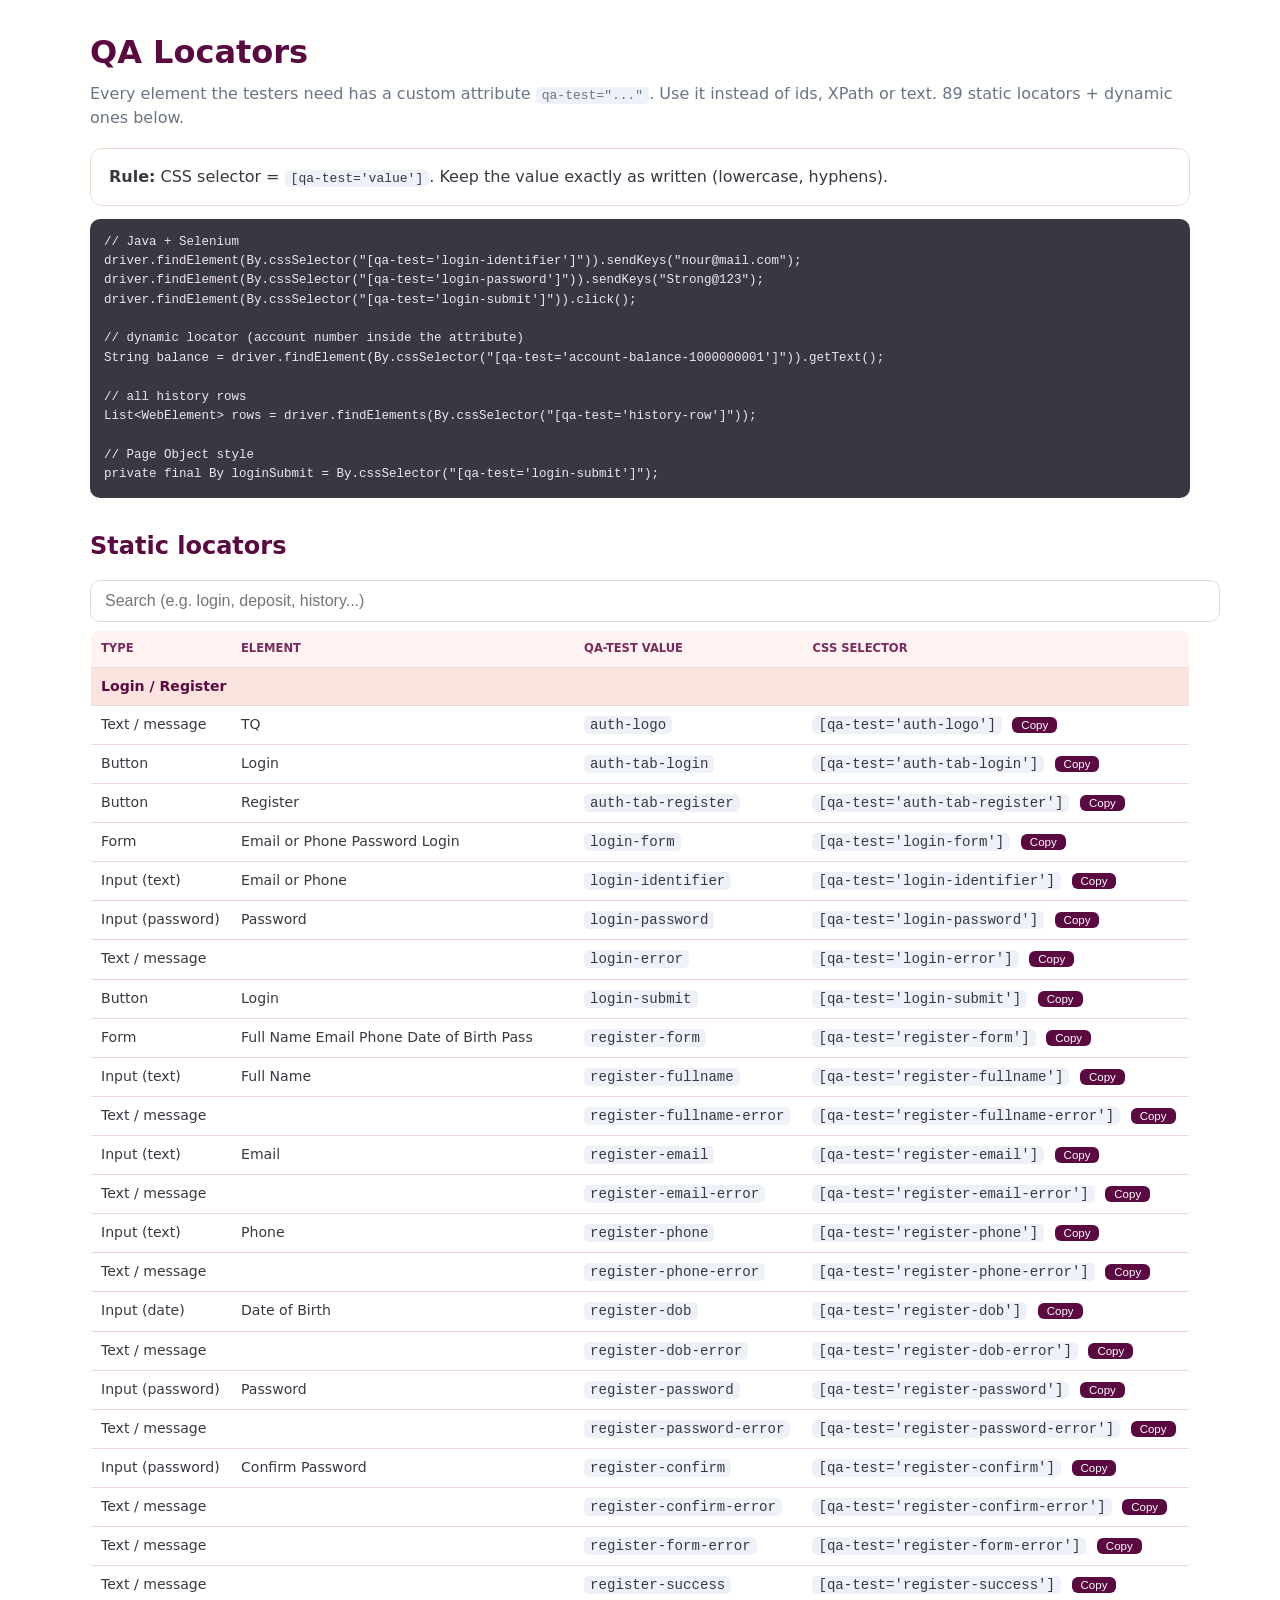
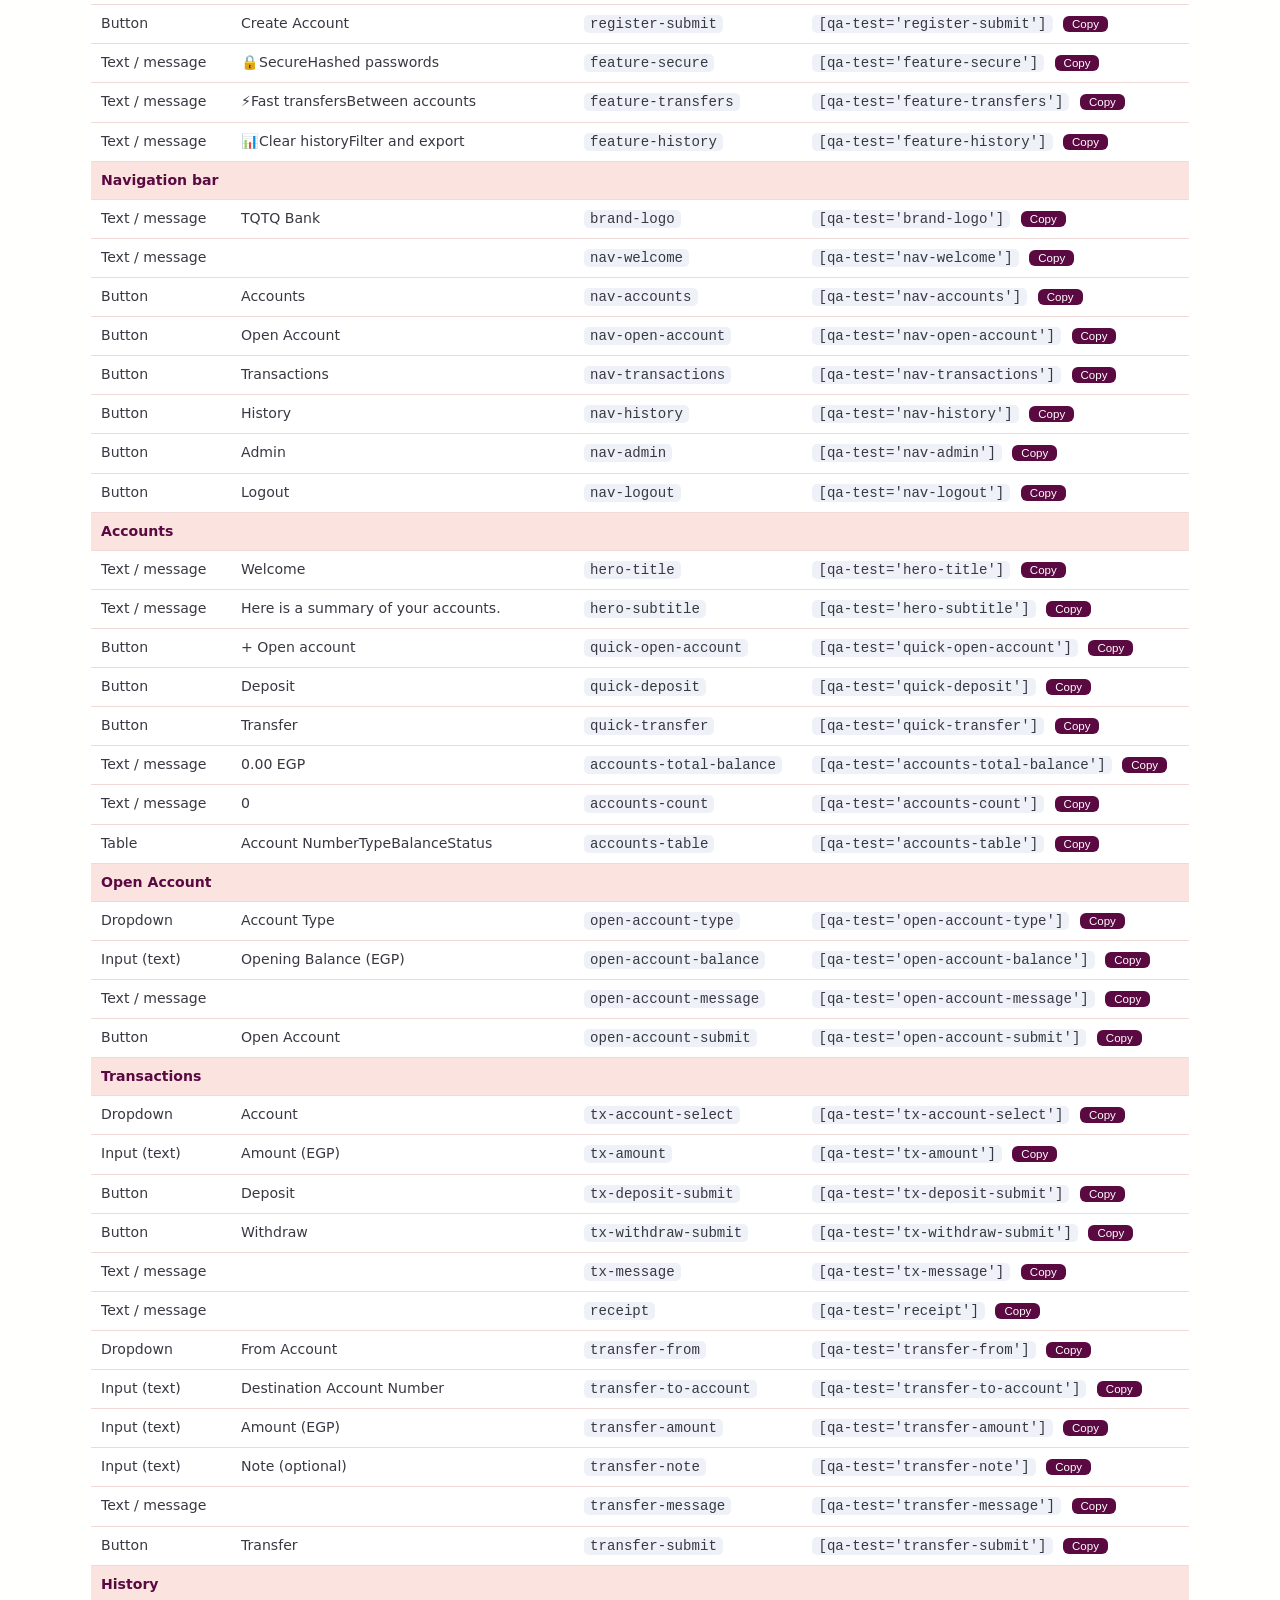
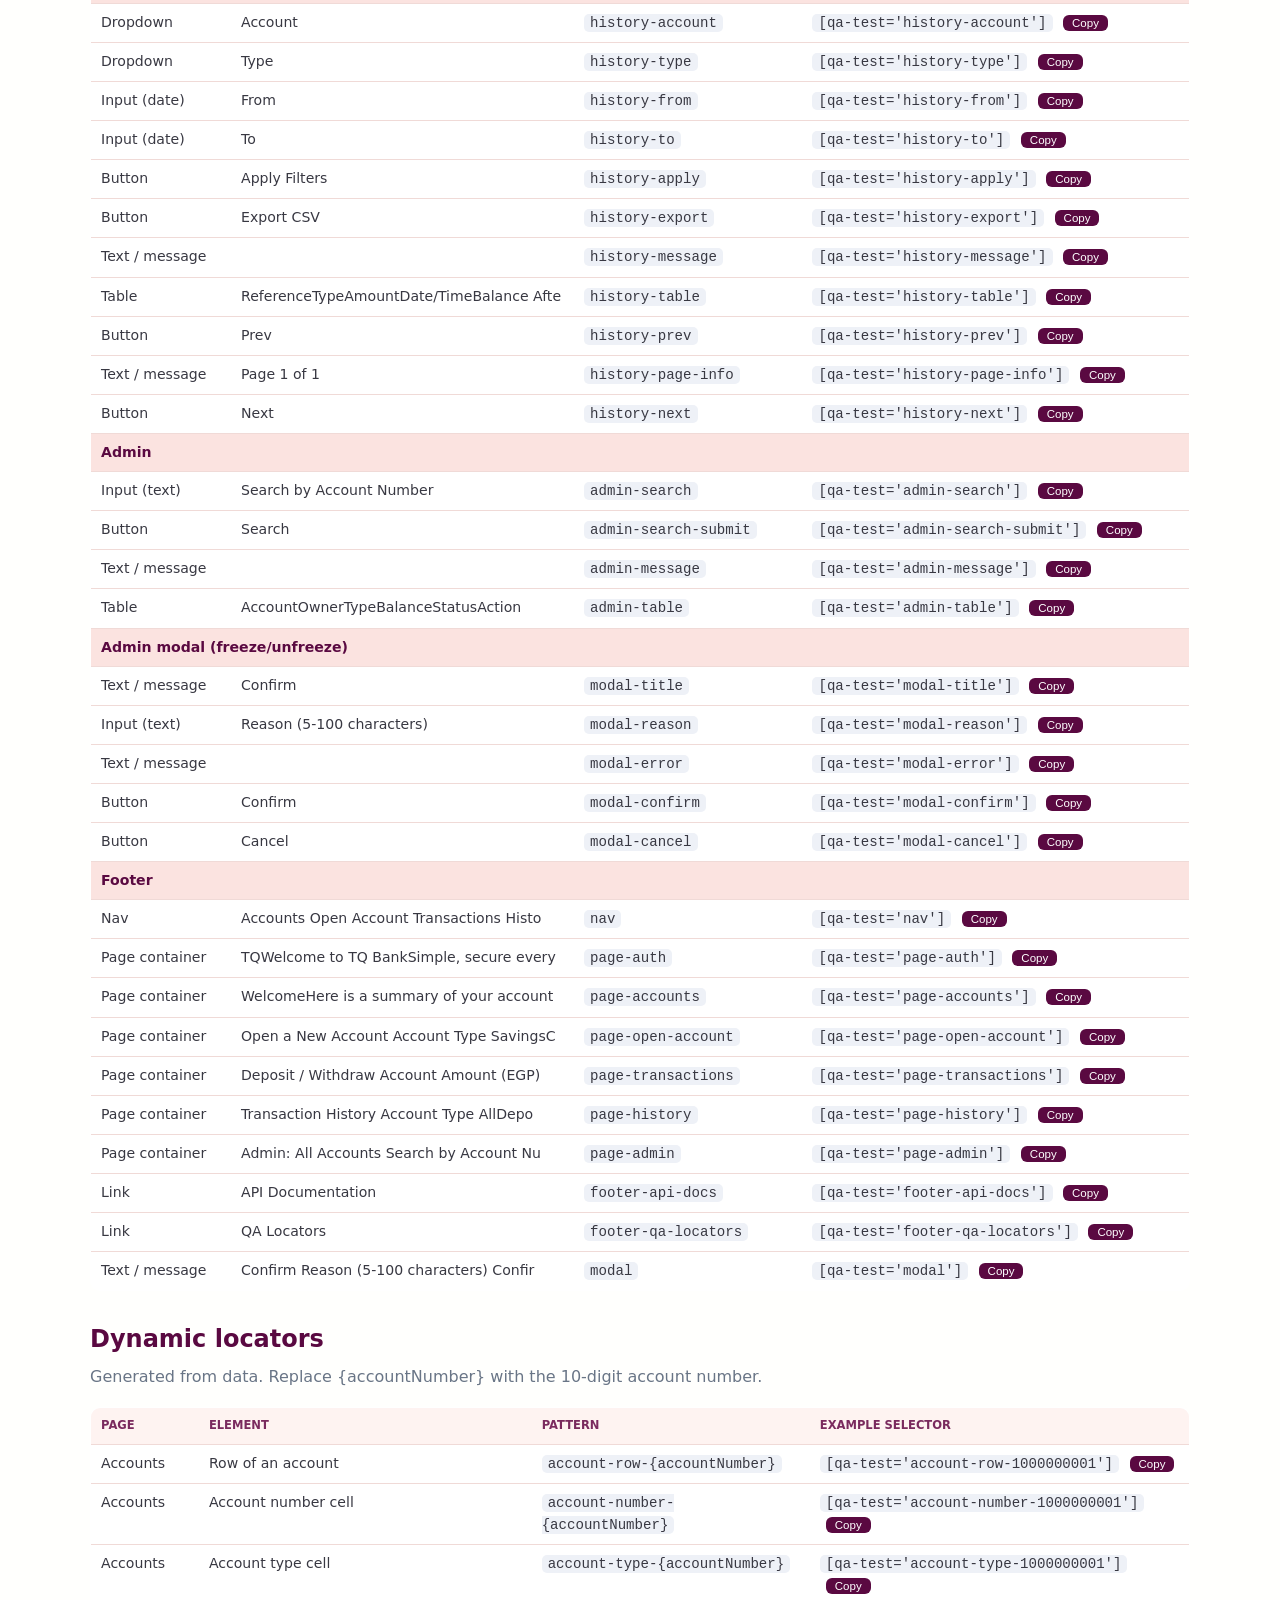
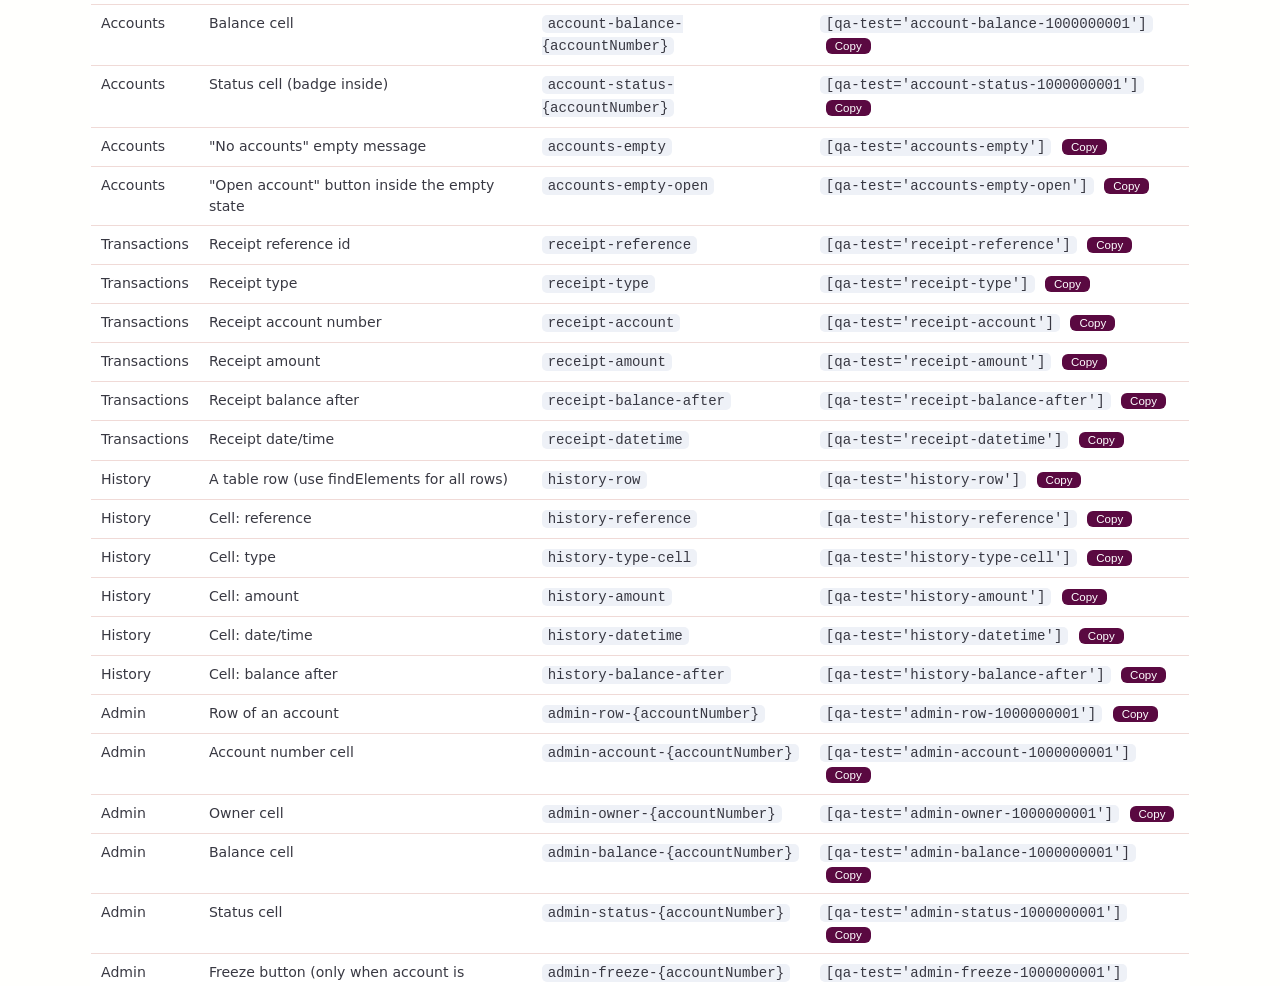
<file: Bank-System/src/main/resources/static/qa-locators.html>
<!DOCTYPE html><html lang="en"><head><meta charset="utf-8"><meta name="viewport" content="width=device-width, initial-scale=1"><title>QA Locators</title><style>
body{margin:0;font-family:"Segoe UI",system-ui,Arial,sans-serif;background:#FFFFFD;color:#383842;line-height:1.5}
.w{max-width:1100px;margin:0 auto;padding:28px 18px}h1{margin:0 0 6px;color:#5A0941}h2{margin:30px 0 8px;color:#5A0941}
.sub{color:#697586;margin:0 0 18px}.box{background:#fff;border:1px solid #F0DAD7;border-radius:12px;padding:16px 18px;margin:12px 0}
input#f{width:100%;padding:11px 14px;border:1px solid #D7DCE5;border-radius:10px;font-size:1rem;margin:8px 0}
table{width:100%;border-collapse:collapse;background:#fff;border:1px solid #F0DAD7;border-radius:10px;overflow:hidden;font-size:.88rem}
th{background:#FEF3F1;text-align:left;font-size:.72rem;text-transform:uppercase;color:#7A2A5E;padding:9px 10px}
td{padding:8px 10px;border-top:1px solid #F0DAD7;vertical-align:top}tr.pg td{background:#FBE3E0;font-weight:700;color:#5A0941}
code{background:#eef1f7;padding:1px 6px;border-radius:5px}.copy{background:#5A0941;color:#fff;border:0;border-radius:6px;padding:2px 9px;cursor:pointer;font-size:.72rem;margin-left:6px}
pre{background:#383842;color:#F0E5EC;padding:14px;border-radius:10px;overflow:auto;font:12.5px/1.55 Consolas,monospace}
</style></head><body><div class="w"><h1>QA Locators</h1><p class="sub">Every element the testers need has a custom attribute <code>qa-test="..."</code>. Use it instead of ids, XPath or text. 89 static locators + dynamic ones below.</p><div class="box"><b>Rule:</b> CSS selector = <code>[qa-test='value']</code>. Keep the value exactly as written (lowercase, hyphens).</div><pre>// Java + Selenium
driver.findElement(By.cssSelector(&quot;[qa-test=&#x27;login-identifier&#x27;]&quot;)).sendKeys(&quot;nour@mail.com&quot;);
driver.findElement(By.cssSelector(&quot;[qa-test=&#x27;login-password&#x27;]&quot;)).sendKeys(&quot;Strong@123&quot;);
driver.findElement(By.cssSelector(&quot;[qa-test=&#x27;login-submit&#x27;]&quot;)).click();

// dynamic locator (account number inside the attribute)
String balance = driver.findElement(By.cssSelector(&quot;[qa-test=&#x27;account-balance-1000000001&#x27;]&quot;)).getText();

// all history rows
List&lt;WebElement&gt; rows = driver.findElements(By.cssSelector(&quot;[qa-test=&#x27;history-row&#x27;]&quot;));

// Page Object style
private final By loginSubmit = By.cssSelector(&quot;[qa-test=&#x27;login-submit&#x27;]&quot;);</pre><h2>Static locators</h2><input id="f" placeholder="Search (e.g. login, deposit, history...)"><table><thead><tr><th>Type</th><th>Element</th><th>qa-test value</th><th>CSS selector</th></tr></thead><tbody><tr class="pg"><td colspan="4">Login / Register</td></tr><tr><td>Text / message</td><td>TQ</td><td><code class="q">auth-logo</code></td><td><code class="sel">[qa-test='auth-logo']</code> <button class="copy" data-v="[qa-test='auth-logo']">Copy</button></td></tr><tr><td>Button</td><td>Login</td><td><code class="q">auth-tab-login</code></td><td><code class="sel">[qa-test='auth-tab-login']</code> <button class="copy" data-v="[qa-test='auth-tab-login']">Copy</button></td></tr><tr><td>Button</td><td>Register</td><td><code class="q">auth-tab-register</code></td><td><code class="sel">[qa-test='auth-tab-register']</code> <button class="copy" data-v="[qa-test='auth-tab-register']">Copy</button></td></tr><tr><td>Form</td><td>Email or Phone Password Login</td><td><code class="q">login-form</code></td><td><code class="sel">[qa-test='login-form']</code> <button class="copy" data-v="[qa-test='login-form']">Copy</button></td></tr><tr><td>Input (text)</td><td>Email or Phone</td><td><code class="q">login-identifier</code></td><td><code class="sel">[qa-test='login-identifier']</code> <button class="copy" data-v="[qa-test='login-identifier']">Copy</button></td></tr><tr><td>Input (password)</td><td>Password</td><td><code class="q">login-password</code></td><td><code class="sel">[qa-test='login-password']</code> <button class="copy" data-v="[qa-test='login-password']">Copy</button></td></tr><tr><td>Text / message</td><td></td><td><code class="q">login-error</code></td><td><code class="sel">[qa-test='login-error']</code> <button class="copy" data-v="[qa-test='login-error']">Copy</button></td></tr><tr><td>Button</td><td>Login</td><td><code class="q">login-submit</code></td><td><code class="sel">[qa-test='login-submit']</code> <button class="copy" data-v="[qa-test='login-submit']">Copy</button></td></tr><tr><td>Form</td><td>Full Name Email Phone Date of Birth Pass</td><td><code class="q">register-form</code></td><td><code class="sel">[qa-test='register-form']</code> <button class="copy" data-v="[qa-test='register-form']">Copy</button></td></tr><tr><td>Input (text)</td><td>Full Name</td><td><code class="q">register-fullname</code></td><td><code class="sel">[qa-test='register-fullname']</code> <button class="copy" data-v="[qa-test='register-fullname']">Copy</button></td></tr><tr><td>Text / message</td><td></td><td><code class="q">register-fullname-error</code></td><td><code class="sel">[qa-test='register-fullname-error']</code> <button class="copy" data-v="[qa-test='register-fullname-error']">Copy</button></td></tr><tr><td>Input (text)</td><td>Email</td><td><code class="q">register-email</code></td><td><code class="sel">[qa-test='register-email']</code> <button class="copy" data-v="[qa-test='register-email']">Copy</button></td></tr><tr><td>Text / message</td><td></td><td><code class="q">register-email-error</code></td><td><code class="sel">[qa-test='register-email-error']</code> <button class="copy" data-v="[qa-test='register-email-error']">Copy</button></td></tr><tr><td>Input (text)</td><td>Phone</td><td><code class="q">register-phone</code></td><td><code class="sel">[qa-test='register-phone']</code> <button class="copy" data-v="[qa-test='register-phone']">Copy</button></td></tr><tr><td>Text / message</td><td></td><td><code class="q">register-phone-error</code></td><td><code class="sel">[qa-test='register-phone-error']</code> <button class="copy" data-v="[qa-test='register-phone-error']">Copy</button></td></tr><tr><td>Input (date)</td><td>Date of Birth</td><td><code class="q">register-dob</code></td><td><code class="sel">[qa-test='register-dob']</code> <button class="copy" data-v="[qa-test='register-dob']">Copy</button></td></tr><tr><td>Text / message</td><td></td><td><code class="q">register-dob-error</code></td><td><code class="sel">[qa-test='register-dob-error']</code> <button class="copy" data-v="[qa-test='register-dob-error']">Copy</button></td></tr><tr><td>Input (password)</td><td>Password</td><td><code class="q">register-password</code></td><td><code class="sel">[qa-test='register-password']</code> <button class="copy" data-v="[qa-test='register-password']">Copy</button></td></tr><tr><td>Text / message</td><td></td><td><code class="q">register-password-error</code></td><td><code class="sel">[qa-test='register-password-error']</code> <button class="copy" data-v="[qa-test='register-password-error']">Copy</button></td></tr><tr><td>Input (password)</td><td>Confirm Password</td><td><code class="q">register-confirm</code></td><td><code class="sel">[qa-test='register-confirm']</code> <button class="copy" data-v="[qa-test='register-confirm']">Copy</button></td></tr><tr><td>Text / message</td><td></td><td><code class="q">register-confirm-error</code></td><td><code class="sel">[qa-test='register-confirm-error']</code> <button class="copy" data-v="[qa-test='register-confirm-error']">Copy</button></td></tr><tr><td>Text / message</td><td></td><td><code class="q">register-form-error</code></td><td><code class="sel">[qa-test='register-form-error']</code> <button class="copy" data-v="[qa-test='register-form-error']">Copy</button></td></tr><tr><td>Text / message</td><td></td><td><code class="q">register-success</code></td><td><code class="sel">[qa-test='register-success']</code> <button class="copy" data-v="[qa-test='register-success']">Copy</button></td></tr><tr><td>Button</td><td>Create Account</td><td><code class="q">register-submit</code></td><td><code class="sel">[qa-test='register-submit']</code> <button class="copy" data-v="[qa-test='register-submit']">Copy</button></td></tr><tr><td>Text / message</td><td>🔒SecureHashed passwords</td><td><code class="q">feature-secure</code></td><td><code class="sel">[qa-test='feature-secure']</code> <button class="copy" data-v="[qa-test='feature-secure']">Copy</button></td></tr><tr><td>Text / message</td><td>⚡Fast transfersBetween accounts</td><td><code class="q">feature-transfers</code></td><td><code class="sel">[qa-test='feature-transfers']</code> <button class="copy" data-v="[qa-test='feature-transfers']">Copy</button></td></tr><tr><td>Text / message</td><td>📊Clear historyFilter and export</td><td><code class="q">feature-history</code></td><td><code class="sel">[qa-test='feature-history']</code> <button class="copy" data-v="[qa-test='feature-history']">Copy</button></td></tr><tr class="pg"><td colspan="4">Navigation bar</td></tr><tr><td>Text / message</td><td>TQTQ Bank</td><td><code class="q">brand-logo</code></td><td><code class="sel">[qa-test='brand-logo']</code> <button class="copy" data-v="[qa-test='brand-logo']">Copy</button></td></tr><tr><td>Text / message</td><td></td><td><code class="q">nav-welcome</code></td><td><code class="sel">[qa-test='nav-welcome']</code> <button class="copy" data-v="[qa-test='nav-welcome']">Copy</button></td></tr><tr><td>Button</td><td>Accounts</td><td><code class="q">nav-accounts</code></td><td><code class="sel">[qa-test='nav-accounts']</code> <button class="copy" data-v="[qa-test='nav-accounts']">Copy</button></td></tr><tr><td>Button</td><td>Open Account</td><td><code class="q">nav-open-account</code></td><td><code class="sel">[qa-test='nav-open-account']</code> <button class="copy" data-v="[qa-test='nav-open-account']">Copy</button></td></tr><tr><td>Button</td><td>Transactions</td><td><code class="q">nav-transactions</code></td><td><code class="sel">[qa-test='nav-transactions']</code> <button class="copy" data-v="[qa-test='nav-transactions']">Copy</button></td></tr><tr><td>Button</td><td>History</td><td><code class="q">nav-history</code></td><td><code class="sel">[qa-test='nav-history']</code> <button class="copy" data-v="[qa-test='nav-history']">Copy</button></td></tr><tr><td>Button</td><td>Admin</td><td><code class="q">nav-admin</code></td><td><code class="sel">[qa-test='nav-admin']</code> <button class="copy" data-v="[qa-test='nav-admin']">Copy</button></td></tr><tr><td>Button</td><td>Logout</td><td><code class="q">nav-logout</code></td><td><code class="sel">[qa-test='nav-logout']</code> <button class="copy" data-v="[qa-test='nav-logout']">Copy</button></td></tr><tr class="pg"><td colspan="4">Accounts</td></tr><tr><td>Text / message</td><td>Welcome</td><td><code class="q">hero-title</code></td><td><code class="sel">[qa-test='hero-title']</code> <button class="copy" data-v="[qa-test='hero-title']">Copy</button></td></tr><tr><td>Text / message</td><td>Here is a summary of your accounts.</td><td><code class="q">hero-subtitle</code></td><td><code class="sel">[qa-test='hero-subtitle']</code> <button class="copy" data-v="[qa-test='hero-subtitle']">Copy</button></td></tr><tr><td>Button</td><td>+ Open account</td><td><code class="q">quick-open-account</code></td><td><code class="sel">[qa-test='quick-open-account']</code> <button class="copy" data-v="[qa-test='quick-open-account']">Copy</button></td></tr><tr><td>Button</td><td>Deposit</td><td><code class="q">quick-deposit</code></td><td><code class="sel">[qa-test='quick-deposit']</code> <button class="copy" data-v="[qa-test='quick-deposit']">Copy</button></td></tr><tr><td>Button</td><td>Transfer</td><td><code class="q">quick-transfer</code></td><td><code class="sel">[qa-test='quick-transfer']</code> <button class="copy" data-v="[qa-test='quick-transfer']">Copy</button></td></tr><tr><td>Text / message</td><td>0.00 EGP</td><td><code class="q">accounts-total-balance</code></td><td><code class="sel">[qa-test='accounts-total-balance']</code> <button class="copy" data-v="[qa-test='accounts-total-balance']">Copy</button></td></tr><tr><td>Text / message</td><td>0</td><td><code class="q">accounts-count</code></td><td><code class="sel">[qa-test='accounts-count']</code> <button class="copy" data-v="[qa-test='accounts-count']">Copy</button></td></tr><tr><td>Table</td><td>Account NumberTypeBalanceStatus</td><td><code class="q">accounts-table</code></td><td><code class="sel">[qa-test='accounts-table']</code> <button class="copy" data-v="[qa-test='accounts-table']">Copy</button></td></tr><tr class="pg"><td colspan="4">Open Account</td></tr><tr><td>Dropdown</td><td>Account Type</td><td><code class="q">open-account-type</code></td><td><code class="sel">[qa-test='open-account-type']</code> <button class="copy" data-v="[qa-test='open-account-type']">Copy</button></td></tr><tr><td>Input (text)</td><td>Opening Balance (EGP)</td><td><code class="q">open-account-balance</code></td><td><code class="sel">[qa-test='open-account-balance']</code> <button class="copy" data-v="[qa-test='open-account-balance']">Copy</button></td></tr><tr><td>Text / message</td><td></td><td><code class="q">open-account-message</code></td><td><code class="sel">[qa-test='open-account-message']</code> <button class="copy" data-v="[qa-test='open-account-message']">Copy</button></td></tr><tr><td>Button</td><td>Open Account</td><td><code class="q">open-account-submit</code></td><td><code class="sel">[qa-test='open-account-submit']</code> <button class="copy" data-v="[qa-test='open-account-submit']">Copy</button></td></tr><tr class="pg"><td colspan="4">Transactions</td></tr><tr><td>Dropdown</td><td>Account</td><td><code class="q">tx-account-select</code></td><td><code class="sel">[qa-test='tx-account-select']</code> <button class="copy" data-v="[qa-test='tx-account-select']">Copy</button></td></tr><tr><td>Input (text)</td><td>Amount (EGP)</td><td><code class="q">tx-amount</code></td><td><code class="sel">[qa-test='tx-amount']</code> <button class="copy" data-v="[qa-test='tx-amount']">Copy</button></td></tr><tr><td>Button</td><td>Deposit</td><td><code class="q">tx-deposit-submit</code></td><td><code class="sel">[qa-test='tx-deposit-submit']</code> <button class="copy" data-v="[qa-test='tx-deposit-submit']">Copy</button></td></tr><tr><td>Button</td><td>Withdraw</td><td><code class="q">tx-withdraw-submit</code></td><td><code class="sel">[qa-test='tx-withdraw-submit']</code> <button class="copy" data-v="[qa-test='tx-withdraw-submit']">Copy</button></td></tr><tr><td>Text / message</td><td></td><td><code class="q">tx-message</code></td><td><code class="sel">[qa-test='tx-message']</code> <button class="copy" data-v="[qa-test='tx-message']">Copy</button></td></tr><tr><td>Text / message</td><td></td><td><code class="q">receipt</code></td><td><code class="sel">[qa-test='receipt']</code> <button class="copy" data-v="[qa-test='receipt']">Copy</button></td></tr><tr><td>Dropdown</td><td>From Account</td><td><code class="q">transfer-from</code></td><td><code class="sel">[qa-test='transfer-from']</code> <button class="copy" data-v="[qa-test='transfer-from']">Copy</button></td></tr><tr><td>Input (text)</td><td>Destination Account Number</td><td><code class="q">transfer-to-account</code></td><td><code class="sel">[qa-test='transfer-to-account']</code> <button class="copy" data-v="[qa-test='transfer-to-account']">Copy</button></td></tr><tr><td>Input (text)</td><td>Amount (EGP)</td><td><code class="q">transfer-amount</code></td><td><code class="sel">[qa-test='transfer-amount']</code> <button class="copy" data-v="[qa-test='transfer-amount']">Copy</button></td></tr><tr><td>Input (text)</td><td>Note (optional)</td><td><code class="q">transfer-note</code></td><td><code class="sel">[qa-test='transfer-note']</code> <button class="copy" data-v="[qa-test='transfer-note']">Copy</button></td></tr><tr><td>Text / message</td><td></td><td><code class="q">transfer-message</code></td><td><code class="sel">[qa-test='transfer-message']</code> <button class="copy" data-v="[qa-test='transfer-message']">Copy</button></td></tr><tr><td>Button</td><td>Transfer</td><td><code class="q">transfer-submit</code></td><td><code class="sel">[qa-test='transfer-submit']</code> <button class="copy" data-v="[qa-test='transfer-submit']">Copy</button></td></tr><tr class="pg"><td colspan="4">History</td></tr><tr><td>Dropdown</td><td>Account</td><td><code class="q">history-account</code></td><td><code class="sel">[qa-test='history-account']</code> <button class="copy" data-v="[qa-test='history-account']">Copy</button></td></tr><tr><td>Dropdown</td><td>Type</td><td><code class="q">history-type</code></td><td><code class="sel">[qa-test='history-type']</code> <button class="copy" data-v="[qa-test='history-type']">Copy</button></td></tr><tr><td>Input (date)</td><td>From</td><td><code class="q">history-from</code></td><td><code class="sel">[qa-test='history-from']</code> <button class="copy" data-v="[qa-test='history-from']">Copy</button></td></tr><tr><td>Input (date)</td><td>To</td><td><code class="q">history-to</code></td><td><code class="sel">[qa-test='history-to']</code> <button class="copy" data-v="[qa-test='history-to']">Copy</button></td></tr><tr><td>Button</td><td>Apply Filters</td><td><code class="q">history-apply</code></td><td><code class="sel">[qa-test='history-apply']</code> <button class="copy" data-v="[qa-test='history-apply']">Copy</button></td></tr><tr><td>Button</td><td>Export CSV</td><td><code class="q">history-export</code></td><td><code class="sel">[qa-test='history-export']</code> <button class="copy" data-v="[qa-test='history-export']">Copy</button></td></tr><tr><td>Text / message</td><td></td><td><code class="q">history-message</code></td><td><code class="sel">[qa-test='history-message']</code> <button class="copy" data-v="[qa-test='history-message']">Copy</button></td></tr><tr><td>Table</td><td>ReferenceTypeAmountDate/TimeBalance Afte</td><td><code class="q">history-table</code></td><td><code class="sel">[qa-test='history-table']</code> <button class="copy" data-v="[qa-test='history-table']">Copy</button></td></tr><tr><td>Button</td><td>Prev</td><td><code class="q">history-prev</code></td><td><code class="sel">[qa-test='history-prev']</code> <button class="copy" data-v="[qa-test='history-prev']">Copy</button></td></tr><tr><td>Text / message</td><td>Page 1 of 1</td><td><code class="q">history-page-info</code></td><td><code class="sel">[qa-test='history-page-info']</code> <button class="copy" data-v="[qa-test='history-page-info']">Copy</button></td></tr><tr><td>Button</td><td>Next</td><td><code class="q">history-next</code></td><td><code class="sel">[qa-test='history-next']</code> <button class="copy" data-v="[qa-test='history-next']">Copy</button></td></tr><tr class="pg"><td colspan="4">Admin</td></tr><tr><td>Input (text)</td><td>Search by Account Number</td><td><code class="q">admin-search</code></td><td><code class="sel">[qa-test='admin-search']</code> <button class="copy" data-v="[qa-test='admin-search']">Copy</button></td></tr><tr><td>Button</td><td>Search</td><td><code class="q">admin-search-submit</code></td><td><code class="sel">[qa-test='admin-search-submit']</code> <button class="copy" data-v="[qa-test='admin-search-submit']">Copy</button></td></tr><tr><td>Text / message</td><td></td><td><code class="q">admin-message</code></td><td><code class="sel">[qa-test='admin-message']</code> <button class="copy" data-v="[qa-test='admin-message']">Copy</button></td></tr><tr><td>Table</td><td>AccountOwnerTypeBalanceStatusAction</td><td><code class="q">admin-table</code></td><td><code class="sel">[qa-test='admin-table']</code> <button class="copy" data-v="[qa-test='admin-table']">Copy</button></td></tr><tr class="pg"><td colspan="4">Admin modal (freeze/unfreeze)</td></tr><tr><td>Text / message</td><td>Confirm</td><td><code class="q">modal-title</code></td><td><code class="sel">[qa-test='modal-title']</code> <button class="copy" data-v="[qa-test='modal-title']">Copy</button></td></tr><tr><td>Input (text)</td><td>Reason (5-100 characters)</td><td><code class="q">modal-reason</code></td><td><code class="sel">[qa-test='modal-reason']</code> <button class="copy" data-v="[qa-test='modal-reason']">Copy</button></td></tr><tr><td>Text / message</td><td></td><td><code class="q">modal-error</code></td><td><code class="sel">[qa-test='modal-error']</code> <button class="copy" data-v="[qa-test='modal-error']">Copy</button></td></tr><tr><td>Button</td><td>Confirm</td><td><code class="q">modal-confirm</code></td><td><code class="sel">[qa-test='modal-confirm']</code> <button class="copy" data-v="[qa-test='modal-confirm']">Copy</button></td></tr><tr><td>Button</td><td>Cancel</td><td><code class="q">modal-cancel</code></td><td><code class="sel">[qa-test='modal-cancel']</code> <button class="copy" data-v="[qa-test='modal-cancel']">Copy</button></td></tr><tr class="pg"><td colspan="4">Footer</td></tr><tr><td>Nav</td><td>Accounts Open Account Transactions Histo</td><td><code class="q">nav</code></td><td><code class="sel">[qa-test='nav']</code> <button class="copy" data-v="[qa-test='nav']">Copy</button></td></tr><tr><td>Page container</td><td>TQWelcome to TQ BankSimple, secure every</td><td><code class="q">page-auth</code></td><td><code class="sel">[qa-test='page-auth']</code> <button class="copy" data-v="[qa-test='page-auth']">Copy</button></td></tr><tr><td>Page container</td><td>WelcomeHere is a summary of your account</td><td><code class="q">page-accounts</code></td><td><code class="sel">[qa-test='page-accounts']</code> <button class="copy" data-v="[qa-test='page-accounts']">Copy</button></td></tr><tr><td>Page container</td><td>Open a New Account Account Type SavingsC</td><td><code class="q">page-open-account</code></td><td><code class="sel">[qa-test='page-open-account']</code> <button class="copy" data-v="[qa-test='page-open-account']">Copy</button></td></tr><tr><td>Page container</td><td>Deposit / Withdraw Account Amount (EGP) </td><td><code class="q">page-transactions</code></td><td><code class="sel">[qa-test='page-transactions']</code> <button class="copy" data-v="[qa-test='page-transactions']">Copy</button></td></tr><tr><td>Page container</td><td>Transaction History Account Type AllDepo</td><td><code class="q">page-history</code></td><td><code class="sel">[qa-test='page-history']</code> <button class="copy" data-v="[qa-test='page-history']">Copy</button></td></tr><tr><td>Page container</td><td>Admin: All Accounts Search by Account Nu</td><td><code class="q">page-admin</code></td><td><code class="sel">[qa-test='page-admin']</code> <button class="copy" data-v="[qa-test='page-admin']">Copy</button></td></tr><tr><td>Link</td><td>API Documentation</td><td><code class="q">footer-api-docs</code></td><td><code class="sel">[qa-test='footer-api-docs']</code> <button class="copy" data-v="[qa-test='footer-api-docs']">Copy</button></td></tr><tr><td>Link</td><td>QA Locators</td><td><code class="q">footer-qa-locators</code></td><td><code class="sel">[qa-test='footer-qa-locators']</code> <button class="copy" data-v="[qa-test='footer-qa-locators']">Copy</button></td></tr><tr><td>Text / message</td><td>Confirm Reason (5-100 characters) Confir</td><td><code class="q">modal</code></td><td><code class="sel">[qa-test='modal']</code> <button class="copy" data-v="[qa-test='modal']">Copy</button></td></tr></tbody></table><h2>Dynamic locators</h2><p class="sub">Generated from data. Replace {accountNumber} with the 10-digit account number.</p><table><thead><tr><th>Page</th><th>Element</th><th>Pattern</th><th>Example selector</th></tr></thead><tbody><tr><td>Accounts</td><td>Row of an account</td><td><code class="q">account-row-{accountNumber}</code></td><td><code class="sel">[qa-test='account-row-1000000001']</code> <button class="copy" data-v="[qa-test='account-row-1000000001']">Copy</button></td></tr><tr><td>Accounts</td><td>Account number cell</td><td><code class="q">account-number-{accountNumber}</code></td><td><code class="sel">[qa-test='account-number-1000000001']</code> <button class="copy" data-v="[qa-test='account-number-1000000001']">Copy</button></td></tr><tr><td>Accounts</td><td>Account type cell</td><td><code class="q">account-type-{accountNumber}</code></td><td><code class="sel">[qa-test='account-type-1000000001']</code> <button class="copy" data-v="[qa-test='account-type-1000000001']">Copy</button></td></tr><tr><td>Accounts</td><td>Balance cell</td><td><code class="q">account-balance-{accountNumber}</code></td><td><code class="sel">[qa-test='account-balance-1000000001']</code> <button class="copy" data-v="[qa-test='account-balance-1000000001']">Copy</button></td></tr><tr><td>Accounts</td><td>Status cell (badge inside)</td><td><code class="q">account-status-{accountNumber}</code></td><td><code class="sel">[qa-test='account-status-1000000001']</code> <button class="copy" data-v="[qa-test='account-status-1000000001']">Copy</button></td></tr><tr><td>Accounts</td><td>&quot;No accounts&quot; empty message</td><td><code class="q">accounts-empty</code></td><td><code class="sel">[qa-test='accounts-empty']</code> <button class="copy" data-v="[qa-test='accounts-empty']">Copy</button></td></tr><tr><td>Accounts</td><td>&quot;Open account&quot; button inside the empty state</td><td><code class="q">accounts-empty-open</code></td><td><code class="sel">[qa-test='accounts-empty-open']</code> <button class="copy" data-v="[qa-test='accounts-empty-open']">Copy</button></td></tr><tr><td>Transactions</td><td>Receipt reference id</td><td><code class="q">receipt-reference</code></td><td><code class="sel">[qa-test='receipt-reference']</code> <button class="copy" data-v="[qa-test='receipt-reference']">Copy</button></td></tr><tr><td>Transactions</td><td>Receipt type</td><td><code class="q">receipt-type</code></td><td><code class="sel">[qa-test='receipt-type']</code> <button class="copy" data-v="[qa-test='receipt-type']">Copy</button></td></tr><tr><td>Transactions</td><td>Receipt account number</td><td><code class="q">receipt-account</code></td><td><code class="sel">[qa-test='receipt-account']</code> <button class="copy" data-v="[qa-test='receipt-account']">Copy</button></td></tr><tr><td>Transactions</td><td>Receipt amount</td><td><code class="q">receipt-amount</code></td><td><code class="sel">[qa-test='receipt-amount']</code> <button class="copy" data-v="[qa-test='receipt-amount']">Copy</button></td></tr><tr><td>Transactions</td><td>Receipt balance after</td><td><code class="q">receipt-balance-after</code></td><td><code class="sel">[qa-test='receipt-balance-after']</code> <button class="copy" data-v="[qa-test='receipt-balance-after']">Copy</button></td></tr><tr><td>Transactions</td><td>Receipt date/time</td><td><code class="q">receipt-datetime</code></td><td><code class="sel">[qa-test='receipt-datetime']</code> <button class="copy" data-v="[qa-test='receipt-datetime']">Copy</button></td></tr><tr><td>History</td><td>A table row (use findElements for all rows)</td><td><code class="q">history-row</code></td><td><code class="sel">[qa-test='history-row']</code> <button class="copy" data-v="[qa-test='history-row']">Copy</button></td></tr><tr><td>History</td><td>Cell: reference</td><td><code class="q">history-reference</code></td><td><code class="sel">[qa-test='history-reference']</code> <button class="copy" data-v="[qa-test='history-reference']">Copy</button></td></tr><tr><td>History</td><td>Cell: type</td><td><code class="q">history-type-cell</code></td><td><code class="sel">[qa-test='history-type-cell']</code> <button class="copy" data-v="[qa-test='history-type-cell']">Copy</button></td></tr><tr><td>History</td><td>Cell: amount</td><td><code class="q">history-amount</code></td><td><code class="sel">[qa-test='history-amount']</code> <button class="copy" data-v="[qa-test='history-amount']">Copy</button></td></tr><tr><td>History</td><td>Cell: date/time</td><td><code class="q">history-datetime</code></td><td><code class="sel">[qa-test='history-datetime']</code> <button class="copy" data-v="[qa-test='history-datetime']">Copy</button></td></tr><tr><td>History</td><td>Cell: balance after</td><td><code class="q">history-balance-after</code></td><td><code class="sel">[qa-test='history-balance-after']</code> <button class="copy" data-v="[qa-test='history-balance-after']">Copy</button></td></tr><tr><td>Admin</td><td>Row of an account</td><td><code class="q">admin-row-{accountNumber}</code></td><td><code class="sel">[qa-test='admin-row-1000000001']</code> <button class="copy" data-v="[qa-test='admin-row-1000000001']">Copy</button></td></tr><tr><td>Admin</td><td>Account number cell</td><td><code class="q">admin-account-{accountNumber}</code></td><td><code class="sel">[qa-test='admin-account-1000000001']</code> <button class="copy" data-v="[qa-test='admin-account-1000000001']">Copy</button></td></tr><tr><td>Admin</td><td>Owner cell</td><td><code class="q">admin-owner-{accountNumber}</code></td><td><code class="sel">[qa-test='admin-owner-1000000001']</code> <button class="copy" data-v="[qa-test='admin-owner-1000000001']">Copy</button></td></tr><tr><td>Admin</td><td>Balance cell</td><td><code class="q">admin-balance-{accountNumber}</code></td><td><code class="sel">[qa-test='admin-balance-1000000001']</code> <button class="copy" data-v="[qa-test='admin-balance-1000000001']">Copy</button></td></tr><tr><td>Admin</td><td>Status cell</td><td><code class="q">admin-status-{accountNumber}</code></td><td><code class="sel">[qa-test='admin-status-1000000001']</code> <button class="copy" data-v="[qa-test='admin-status-1000000001']">Copy</button></td></tr><tr><td>Admin</td><td>Freeze button (only when account is ACTIVE)</td><td><code class="q">admin-freeze-{accountNumber}</code></td><td><code class="sel">[qa-test='admin-freeze-1000000001']</code> <button class="copy" data-v="[qa-test='admin-freeze-1000000001']">Copy</button></td></tr><tr><td>Admin</td><td>Unfreeze button (only when account is FROZEN)</td><td><code class="q">admin-unfreeze-{accountNumber}</code></td><td><code class="sel">[qa-test='admin-unfreeze-1000000007']</code> <button class="copy" data-v="[qa-test='admin-unfreeze-1000000007']">Copy</button></td></tr></tbody></table></div><script>
document.querySelectorAll('.copy').forEach(function(b){b.addEventListener('click',function(){navigator.clipboard.writeText(b.dataset.v);var o=b.textContent;b.textContent='Copied';setTimeout(function(){b.textContent=o},1000)})});
document.getElementById('f').addEventListener('input',function(){var q=this.value.toLowerCase();document.querySelectorAll('tbody tr').forEach(function(r){if(r.classList.contains('pg')){r.style.display='';return}r.style.display=r.textContent.toLowerCase().indexOf(q)>-1?'':'none'})});
</script></body></html>
</file>
<file: Bank-System/src/main/resources/static/css/style.css>
:root{--plum:#5A0941;--plum-2:#7A2A5E;--rose:#5A0941;--rose-d:#430631;--pink:#F9C2BD;--blush:#FEF3F1;--blush-2:#FBE3E0;--bg:#FFFFFD;--line:#F0DAD7;--txt:#383842;--muted:#767683;--ok:#12803c;--okbg:#e6f6ec;--err:#c0262d;--errbg:#fdecec}
*{box-sizing:border-box}
body{margin:0;font-family:"Segoe UI",system-ui,-apple-system,Arial,sans-serif;background:var(--bg);color:var(--txt);line-height:1.5}
header{background:#fff;color:var(--txt);border-bottom:1px solid var(--line);box-shadow:0 2px 10px rgba(90,9,65,.05);position:sticky;top:0;z-index:5}
.bar{max-width:1040px;margin:0 auto;padding:12px 16px;display:flex;align-items:center;justify-content:space-between;gap:12px;flex-wrap:wrap}
.brand{display:flex;align-items:center;gap:10px;font-weight:700;font-size:1.15rem;letter-spacing:.3px}
.brand img{height:38px;width:auto;display:block}.bname{position:absolute;left:-9999px}
.logo{width:34px;height:34px;flex:none}
.logo-big{height:120px;width:auto;margin:0 auto 6px;display:block}
nav{display:flex;align-items:center;gap:6px;flex-wrap:wrap}
nav .who{font-size:.85rem;color:var(--muted);margin-right:6px}
nav button{background:transparent;color:var(--txt);border:0;padding:8px 12px;border-radius:8px;cursor:pointer;font-size:.92rem}
nav button:hover{background:var(--blush-2)}
nav button.active{background:var(--plum);color:#fff;font-weight:600}
nav button.logout{border:1px solid var(--line)}
main{max-width:1040px;margin:24px auto;padding:0 16px}
.card{background:#fff;border:1px solid var(--line);border-radius:14px;padding:22px;margin-bottom:18px;box-shadow:0 2px 10px rgba(90,9,65,.05)}
h2{margin:0 0 14px;font-size:1.15rem;color:var(--plum)}
label{display:block;margin:14px 0 6px;font-size:.85rem;font-weight:600;color:var(--txt)}
input,select{width:100%;padding:10px 12px;border:1px solid #E2D2DA;border-radius:9px;font-size:.98rem;background:#fff;color:var(--txt)}
input:focus,select:focus{outline:3px solid rgba(90,9,65,.15);border-color:var(--rose)}
.btn{background:var(--rose);color:#fff;border:0;padding:11px 18px;border-radius:9px;cursor:pointer;font-size:.95rem;font-weight:600;margin-top:16px;margin-right:8px;transition:background .18s ease}
.btn:hover{background:var(--rose-d)}
.btn:disabled{opacity:.45;cursor:not-allowed}
.btn.alt{background:#fff;color:var(--rose-d);border:1px solid var(--rose)}
.btn.alt:hover{background:var(--blush)}
.btn.sm{padding:6px 12px;margin:0;font-size:.82rem}
.btn.danger{background:var(--err)}
.btn.ok{background:var(--ok)}
.btn.gray{background:#767683}
.grid{display:grid;grid-template-columns:repeat(auto-fit,minmax(170px,1fr));gap:12px}
.stat{background:var(--blush);border:1px solid var(--line);border-radius:12px;padding:14px}
.stat .k{color:var(--muted);font-size:.8rem}
.stat .v{font-size:1.5rem;font-weight:700;margin-top:4px;color:var(--plum)}
.field-err{color:var(--err);font-size:.8rem;min-height:1.1em;margin-top:4px}
.msg{padding:10px 12px;border-radius:9px;margin-top:14px;font-size:.92rem}
.msg.ok{background:var(--okbg);color:var(--ok)}
.msg.err{background:var(--errbg);color:var(--err)}
.tabs{display:flex;gap:4px;background:var(--blush-2);padding:4px;border-radius:11px;margin-bottom:8px}
.tabs button{flex:1;background:transparent;border:0;padding:9px;border-radius:8px;cursor:pointer;font-weight:600;color:var(--muted)}
.tabs button.active{background:#fff;color:var(--plum);box-shadow:0 1px 3px #0002}
.auth-wrap{max-width:460px;margin:30px auto}
.auth-title{text-align:center;margin-bottom:18px}
.auth-title h1{margin:0;font-size:1.5rem;color:var(--plum)}
.auth-title p{margin:4px 0 0;color:var(--muted);font-size:.9rem}
.tablewrap{overflow:hidden;margin-top:12px;border:1px solid var(--line);border-radius:10px}
table{border-collapse:collapse;width:100%;min-width:560px}
th{background:var(--blush);color:var(--plum-2);font-size:.78rem;text-transform:uppercase;letter-spacing:.4px}
th,td{padding:10px 12px;text-align:left;border-bottom:1px solid var(--line);font-size:.9rem}
tr:last-child td{border-bottom:0}
.badge{display:inline-block;padding:2px 10px;border-radius:99px;font-size:.75rem;font-weight:700}
.badge.ACTIVE{background:var(--okbg);color:var(--ok)}
.badge.FROZEN{background:var(--errbg);color:var(--err)}
.row{display:flex;gap:12px;flex-wrap:wrap}
.row>div{flex:1;min-width:150px}
.pager{display:flex;align-items:center;gap:10px;margin-top:14px}
.pager .btn{margin:0}
#receipt{background:#EFF7F2;border:1px dashed var(--ok);padding:14px;margin-top:14px;border-radius:10px;font-size:.92rem}
#receipt div{padding:2px 0}
.hidden{display:none!important}
#modal{position:fixed;inset:0;background:rgba(56,56,66,.55);display:flex;align-items:center;justify-content:center;z-index:20}
#modal .box{background:#fff;padding:22px;border-radius:14px;width:min(430px,92vw)}
footer{text-align:center;color:var(--muted);font-size:.8rem;padding:18px}
footer a{color:var(--rose-d);margin:0 8px;text-decoration:none}
footer a:hover{text-decoration:underline}
.hero{background:linear-gradient(120deg,#5A0941 0%,#7A2A5E 100%);color:#fff;border-radius:16px;padding:24px 26px;margin-bottom:18px;display:flex;justify-content:space-between;align-items:center;gap:16px;flex-wrap:wrap;box-shadow:0 6px 18px rgba(90,9,65,.15)}
.hero h2{margin:0 0 4px;font-size:1.4rem;color:#fff}
.hero p{margin:0;color:#FBE3E0;font-size:.95rem}
.hero-actions .btn{margin:4px 8px 4px 0}
.btn.gold{background:var(--pink);color:var(--plum)}
.btn.gold:hover{background:#fcd3cf}
.features{display:grid;grid-template-columns:repeat(3,1fr);gap:10px;margin-top:6px}
.feature{background:#fff;border:1px solid var(--line);border-top:3px solid var(--pink);border-radius:12px;padding:12px 8px;text-align:center;font-size:.78rem;color:var(--muted)}
.feature b{display:block;color:var(--plum);font-size:.88rem;margin-bottom:2px}
.empty{text-align:center;padding:26px 10px;color:var(--muted)}
.empty .btn{margin-top:12px}
:focus-visible{outline:3px solid rgba(90,9,65,.4);outline-offset:2px}
</file>
